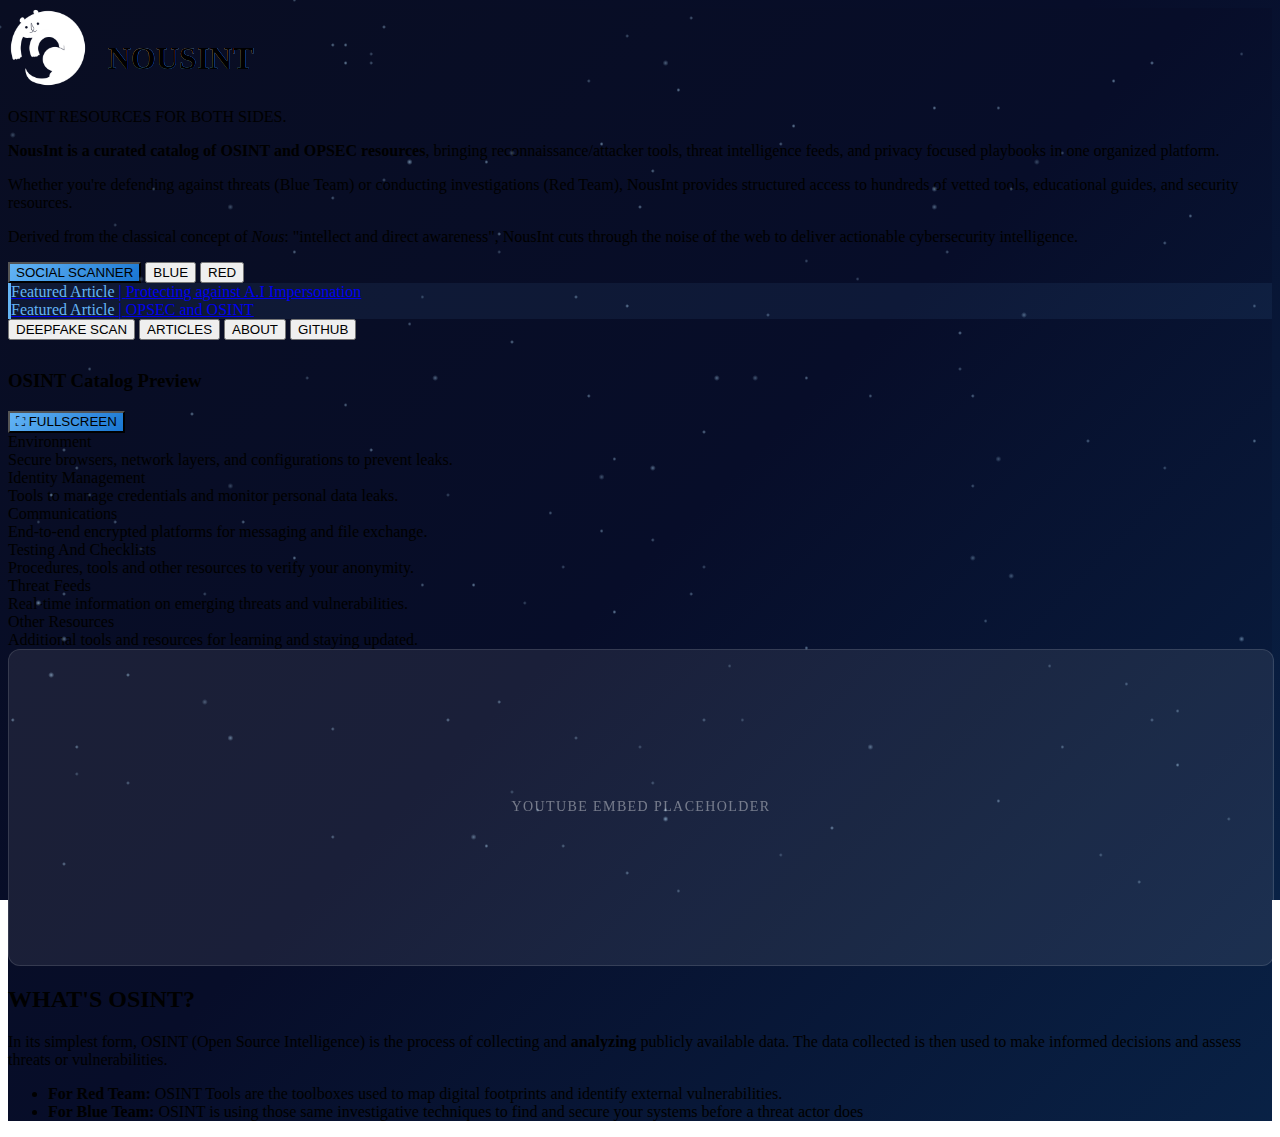
<file: templates/index.html>
<!DOCTYPE html>
<html lang="en">
<head>
    <meta charset="UTF-8">
    <meta name="viewport" content="width=device-width, initial-scale=1.0">
    <meta name="description" content="NousInt - Curated catalog of OSINT and OPSEC resources including reconnaissance tools, security frameworks, threat intelligence feeds, and privacy playbooks for Blue and Red teams.">
    <meta name="keywords" content="OSINT catalog, OPSEC tools, reconnaissance frameworks, threat intelligence, cybersecurity resources, privacy tools, Blue Team, Red Team, security playbooks, OSINT resources">
    <meta name="author" content="bellobyte">
    <meta property="og:title" content="NousInt - OSINT & OPSEC Catalog">
    <meta property="og:description" content="Curated catalog of reconnaissance tools, security frameworks, threat intelligence, and privacy resources for cybersecurity professionals">
    <meta property="og:type" content="website">
    <title>NousInt | OSINT Catalog</title>
    <link rel="stylesheet" href="/static/css/index.css">
    <link rel="stylesheet" href="/static/css/stars.css">
    <link rel="icon" href="/static/images/logo.png" type="image/png">
</head>
<body>
    <div class="starfield"></div>
    <div class="container">
        <!-- Main Content -->   
        <main class="main-content">
            <div class="left-section">
                <div class="title-container" style="display: flex; align-items: center; gap: 20px; margin-bottom: 20px;">
                    <img src="/static/images/logo.png" alt="NousInt Logo" style="width: 80px; height: auto;">
                    <h1 class="main-title" style="margin-bottom: 0;">NOUSINT</h1>
                </div>
                <p class="subtitle">OSINT RESOURCES FOR BOTH SIDES.</p>
                
                <div class="description">
                    <p><strong>NousInt is a curated catalog of OSINT and OPSEC resources</strong>, bringing reconnaissance/attacker tools, threat intelligence feeds, and privacy focused playbooks in one organized platform.</p>
                    <p>Whether you're defending against threats (Blue Team) or conducting investigations (Red Team), NousInt provides structured access to hundreds of vetted tools, educational guides, and security resources.</p>
                    <p>Derived from the classical concept of <em>Nous</em>: "intellect and direct awareness", NousInt cuts through the noise of the web to deliver actionable cybersecurity intelligence.</p>
                </div>

                <div class="action-section">
                    <button class="scanner-btn" onclick="window.location.href='/scan'">
                        SOCIAL SCANNER
                    </button>
                    <button class="blue-btn">BLUE</button>
                    <button class="red-btn" onclick="window.location.href='/red'">RED</button>
                </div>

                <!-- Featured Articles Section -->
                <div class="featured-articles">
                    <a href="/articles/protecting-against-ai-impersonation" class="featured-article-link">
                        <span class="featured-label">Featured Article</span>
                        <span class="featured-separator">|</span>
                        <span class="featured-title">Protecting against A.I Impersonation</span>
                    </a>
                </div>
                <div class="featured-articles">
                    <a href="/articles/opsec-and-osint" class="featured-article-link">
                        <span class="featured-label">Featured Article</span>
                        <span class="featured-separator">|</span>
                        <span class="featured-title">OPSEC and OSINT</span>
                    </a>
                </div>
            </div>

            <div class="right-section" style="flex-direction: column; align-items: flex-end;">
                <nav class="nav-buttons" style="margin-bottom: 30px;">
                    <button class="nav-btn" onclick="window.location.href='/deepscan'">DEEPFAKE SCAN</button>
                    <button class="nav-btn" onclick="window.location.href='/articles'">ARTICLES</button>
                    <button class="nav-btn" onclick="window.location.href='/about'">ABOUT</button>
                    <a href="https://github.com/bellobyte/nousint" target="_blank">
                        <button class="nav-btn">GITHUB</button>
                    </a>
                </nav>
                <!-- Catalog Preview Container-->
                <div class="catalog-preview">
                    <div class="catalog-header">
                        <h3>OSINT Catalog Preview</h3>
                        <button class="fullscreen-btn" onclick="window.location.href='/catalog'">
                            <span>⛶</span> FULLSCREEN
                        </button>
                    </div>
                    <div class="catalog-content">
                        <div class="category-filter">
                        </div>
                        <div class="tools-grid">
                        </div>
                    </div>
                </div>
            </div>
        </main>

        <!-- What's OSINT Section -->
        <section class="osint-section">
            <div class="osint-left">
                <div class="youtube-embed-placeholder">
                    <!-- YOUTUBE EMBED -->
                    <p>YOUTUBE EMBED PLACEHOLDER</p>
                    <!-- should be: <iframe width="100%" height="315" src="https://www.youtube.com/embed/ID" frameborder="0" allowfullscreen></iframe> -->
                </div>
            </div>
            
            <div class="osint-right">
                <div class="logo-full"></div>
                <h2 class="osint-title">WHAT'S OSINT?</h2>
                <div class="osint-content">
                    <p>In its simplest form, OSINT (Open Source Intelligence) is the process of collecting and <strong>analyzing</strong> publicly available data. The data collected is then used to make informed decisions and assess threats or vulnerabilities.</p>    
                    
                    <ul class="osint-list">
                        <li><strong>For Red Team:</strong> OSINT Tools are the toolboxes used to map digital footprints and identify external vulnerabilities.</li>
                        <li><strong>For Blue Team:</strong> OSINT is using those same investigative techniques to find and secure your systems before a threat actor does</li>
                    </ul>
                </div>
            </div>
        </section>
    </div>

    <script src="/static/js/script.js"></script>
    <script src="/static/js/catalogdata.js"></script>
    <script src="/static/js/catalogscript.js"></script>
</body>
</html>
</file>
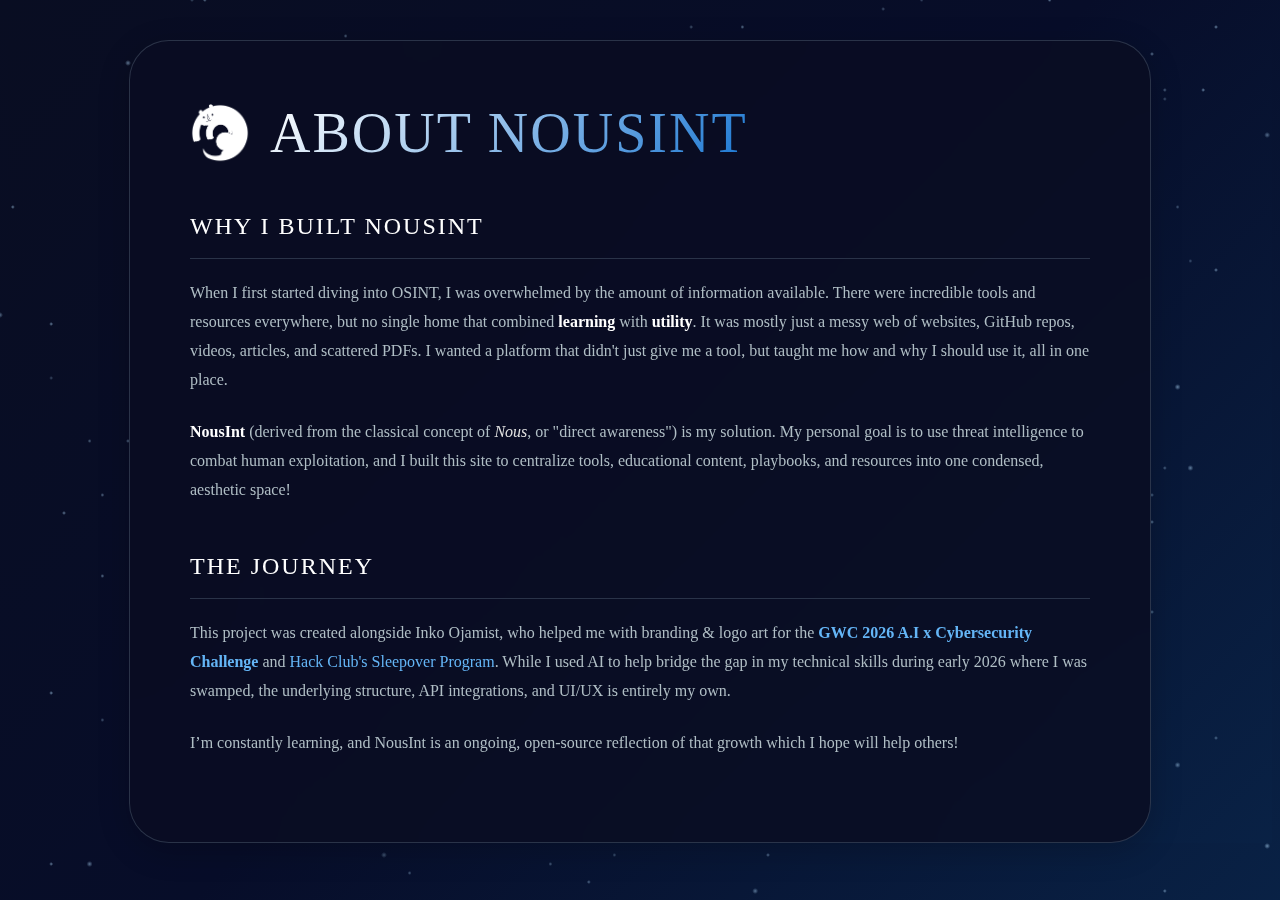
<file: templates/about.html>
<!DOCTYPE html>
<html lang="en">
<head>
    <meta charset="UTF-8">
    <meta name="viewport" content="width=device-width, initial-scale=1.0">
    <meta name="description" content="About NousInt - Learn about the creators and vision behind NousInt.">
    <meta name="keywords" content="OSINT, cybersecurity, threat intelligence, about NousInt, OSINT catalog, recon, OpSec, privacy tools, cybersecurity resources">
    <meta name="author" content="bellobyte">
    <meta property="og:title" content="About NousInt">
    <meta property="og:description" content="Learn about the OSINT catalog for recon and OpSec">
    <meta property="og:type" content="website">
    <title>NousInt | About</title>
    <link rel="stylesheet" href="/static/css/index.css">
    <link rel="stylesheet" href="/static/css/stars.css">
    <link rel="icon" href="/static/images/logo.png" type="image/png">
    <style>
        .about-modal {
            background-color: rgba(9, 13, 34, 0.85);
            border: 1px solid rgba(122, 143, 160, 0.3);
            border-radius: 40px;
            padding: 60px;
            backdrop-filter: blur(20px);
            box-shadow: 0 8px 32px rgba(0, 0, 0, 0.2);
            max-width: 900px;
            margin: 40px auto;
            position: relative;
            z-index: 10;
        }

        .about-title-container {
            display: flex;
            align-items: center;
            gap: 20px;
            margin-bottom: 40px;
        }

        .about-title-container img {
            width: 60px;
            height: 60px;
            cursor: pointer;
            transition: transform 0.2s ease;
        }

        .about-title-container img:hover {
            transform: scale(1.1);
        }

        .about-title-container h1 {
            margin: 0;
            font-size: 56px;
            font-weight: 300;
            letter-spacing: 2px;
            background: linear-gradient(135deg, #ffffff 0%, #1976d2 100%);
            -webkit-background-clip: text;
            -webkit-text-fill-color: transparent;
            background-clip: text;
        }

        .about-content {
            color: #b0bec5;
            font-size: 16px;
            line-height: 1.8;
        }
        
        .about-content p {
            margin-bottom: 24px;
        }
        
        .about-content strong {
            color: #ffffff;
            font-weight: 600;
        }

        .about-content em {
            color: #e0e0e0;
            font-style: italic;
        }

        .about-content h3 {
            font-size: 24px;
            font-weight: 300;
            letter-spacing: 2px;
            color: #ffffff;
            margin: 40px 0 20px 0;
            padding-bottom: 10px;
            border-bottom: 1px solid rgba(122, 143, 160, 0.3);
            text-transform: uppercase;
        }

        .about-content a {
            color: #64b5f6;
            text-decoration: none;
            transition: color 0.3s ease;
            position: relative;
        }

        .about-content a:hover {
            color: #1976d2;
        }

        .about-content a::after {
            content: '';
            position: absolute;
            width: 100%;
            height: 1px;
            bottom: -2px;
            left: 0;
            background-color: currentColor;
            transform: scaleX(0);
            transition: transform 0.3s ease;
        }

        .about-content a:hover::after {
            transform: scaleX(1);
        }
    </style>
</head>
<body>
    <div class="starfield"></div>
    <div class="container">
        <div class="about-modal">
            <div class="about-title-container">
                <img src="/static/images/logo.png" alt="NousInt Logo" onclick="window.location.href='/'">
                <h1>ABOUT NOUSINT</h1>
            </div>
            
            <main class="about-content">
                
                <h3>Why I Built NousInt</h3>

                <p>When I first started diving into OSINT, I was overwhelmed by the amount of information available. There were incredible tools and resources everywhere, but no single home that combined <strong>learning</strong> with <strong>utility</strong>. It was mostly just a messy web of websites, GitHub repos, videos, articles, and scattered PDFs. I wanted a platform that didn't just give me a tool, but taught me how and why I should use it, all in one place.</p>

                <p><strong>NousInt</strong> (derived from the classical concept of <em>Nous</em>, or "direct awareness") is my solution. My personal goal is to use threat intelligence to combat human exploitation, and I built this site to centralize tools, educational content, playbooks, and resources into one condensed, aesthetic space!</p>

                <h3>The Journey</h3>

                <p>This project was created alongside Inko Ojamist, who helped me with branding & logo art for the <strong><a href="https://girlswhocode.com/PROGRAMS/GWC-CHALLENGES" target="_blank">GWC 2026 A.I x Cybersecurity Challenge</a></strong> and <a href="https://sleepover.hackclub.com/" target="_blank">Hack Club's Sleepover Program</a>. While I used AI to help bridge the gap in my technical skills during early 2026 where I was swamped, the underlying structure, API integrations, and UI/UX is entirely my own.</p>

                <p>I’m constantly learning, and NousInt is an ongoing, open-source reflection of that growth which I hope will help others!</p>
            </main>
        </div>
    </div>

    <script src="/static/js/script.js"></script>
</body>
</html>
</file>
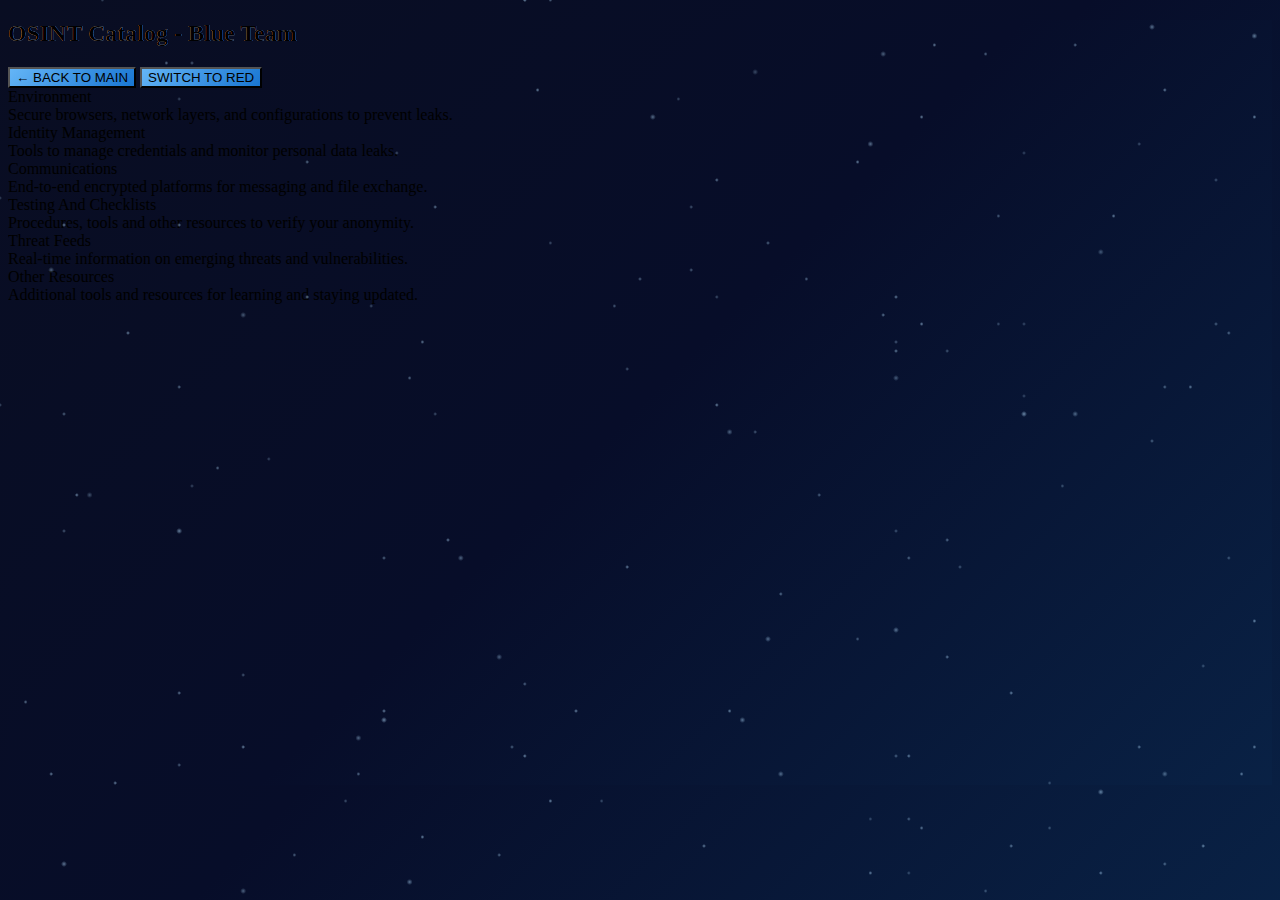
<file: templates/catalog.html>
<!DOCTYPE html>
<html lang="en">
<head>
    <meta charset="UTF-8">
    <meta name="viewport" content="width=device-width, initial-scale=1.0">
    <meta name="description" content="NousInt - Comprehensive catalog of OSINT tools and resources for reconnaissance, operational security (OpSec), privacy, and threat intelligence gathering.">
    <meta name="keywords" content="OSINT, operational security, OpSec, reconnaissance, privacy tools, threat intelligence, cybersecurity, information gathering, OSINT catalog">
    <meta name="author" content="bellobyte">
    <meta property="og:title" content="NousInt OSINT Catalog - Blue Team">
    <meta property="og:description" content="Catalog of OSINT tools and resources for recon and OpSec">
    <meta property="og:type" content="website">
    <title>NousInt | OSINT Catalog</title>
    <link rel="stylesheet" href="/static/css/index.css">
    <link rel="stylesheet" href="/static/css/stars.css">
    <link rel="icon" href="/static/images/logo.png" type="image/png">
</head>
<body>
    <div class="starfield"></div>
    <div class="container">
        <!-- Main Content -->
        <main class="fullscreen-catalog">
            <div class="catalog-fullscreen">
                <div class="catalog-header">
                    <div class="catalog-logo" onclick="window.location.href='/'" style="cursor: pointer;">
                        <div class="logo-circle"></div>
                    </div>
                    <h2>OSINT Catalog - Blue Team</h2>
                    <div class="catalog-nav">
                        <button class="nav-catalog-btn" onclick="window.location.href='/'">
                            ← BACK TO MAIN
                        </button>
                        <button class="nav-catalog-btn" onclick="window.location.href='/redcatalog'">
                            SWITCH TO RED
                        </button>
                    </div>
                </div>
                <div class="catalog-content">
                    <div class="category-filter">
                        <!-- Navigation generated by JavaScript -->
                    </div>
                    <div class="tools-grid">
                        <!-- Content loaded by JavaScript -->
                    </div>
                </div>
            </div>
        </main>
    </div>

    <script src="/static/js/script.js"></script>
    <script src="/static/js/catalogdata.js"></script>
    <script src="/static/js/catalogscript.js"></script>
</body>
</html>
</file>
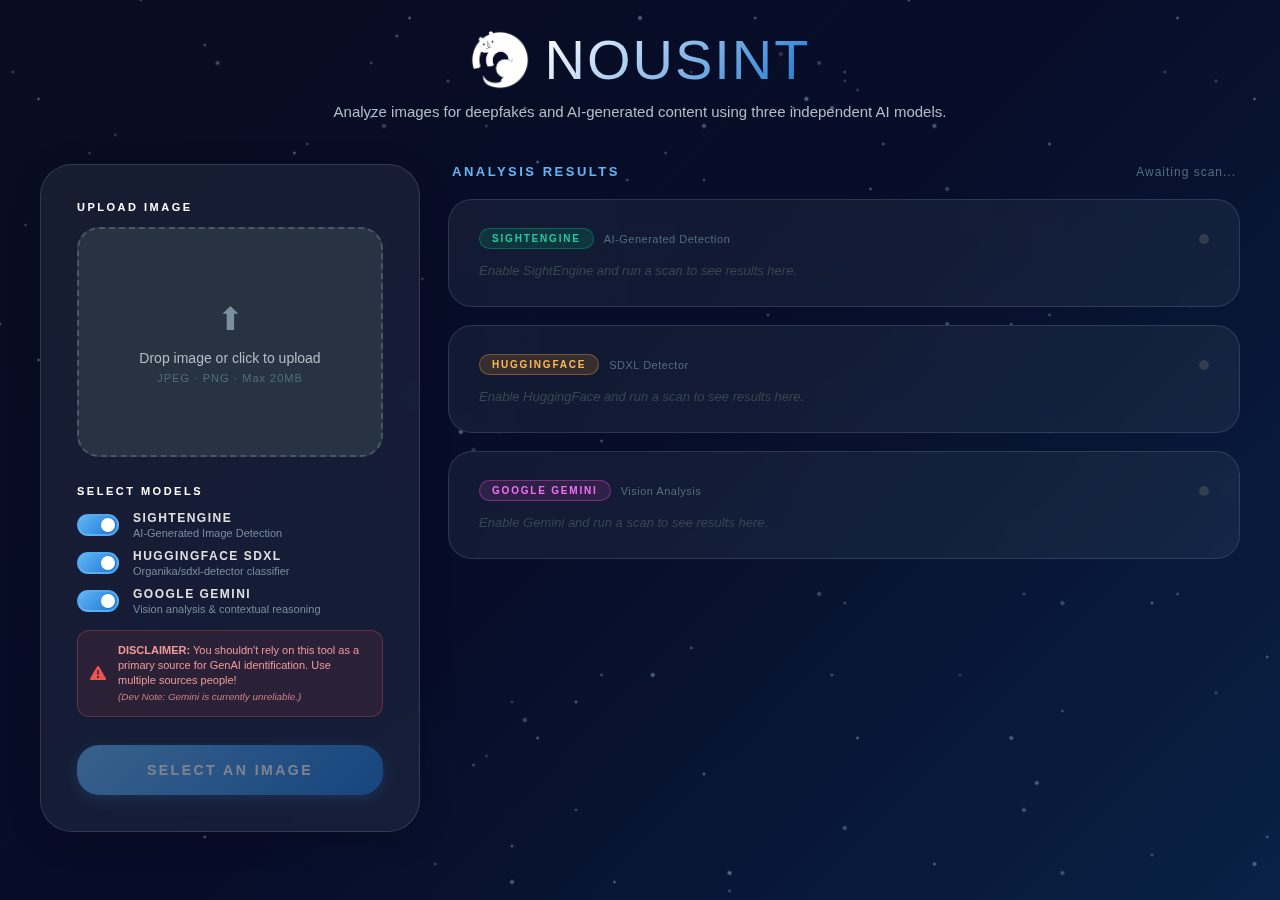
<file: templates/deepscan.html>
<!DOCTYPE html>
<html lang="en">
<head>
    <meta charset="UTF-8">
    <meta name="viewport" content="width=device-width, initial-scale=1.0">
    <meta name="description" content="NousInt Deepfake Scanner - Detect AI-generated and manipulated images using multiple AI models.">
    <meta name="keywords" content="deepfake detection, AI image detection, synthetic media, OSINT, image forensics, content safety">
    <meta name="author" content="bellobyte">
    <meta property="og:title" content="NousInt Deepfake Scanner">
    <meta property="og:description" content="Detect deepfakes and AI-generated images using SightEngine, Google, and HuggingFace models.">
    <meta property="og:type" content="website">
    <title>NousInt | Deepfake Scanner</title>
    <link rel="stylesheet" href="/static/css/deepscan.css">
    <link rel="stylesheet" href="/static/css/deepscan_disclaimer.css">
    <link rel="stylesheet" href="/static/css/stars.css">
    <link rel="stylesheet" href="https://cdnjs.cloudflare.com/ajax/libs/font-awesome/6.4.0/css/all.min.css">
    <link rel="icon" href="/static/images/logo.png" type="image/png">
</head>
<body>
    <div class="starfield"></div>
    <div class="container">

        <div class="header-section">
            <a href="/" class="logo-link">
                <img src="/static/images/logo.png" alt="NousInt Logo" class="header-logo">
            </a>
            <h1 class="main-title">NOUSINT</h1>
        </div>

        <p class="subtitle">Analyze images for deepfakes and AI-generated content using three independent AI models.</p>

        <div class="scanner-layout">
            <!-- LEFT: Upload Panel -->
            <div class="upload-panel">
                <div class="panel-card">
                    <div class="form-section">
                        <label class="section-label">UPLOAD IMAGE</label>
                        <div class="upload-box" id="uploadBox">
                            <input type="file" id="imageUpload" accept="image/jpeg,image/png" />
                            <div class="upload-placeholder" id="uploadPlaceholder">
                                <div class="upload-icon">⬆</div>
                                <div class="upload-text">Drop image or click to upload</div>
                                <div class="upload-hint">JPEG · PNG · Max 20MB</div>
                            </div>
                            <img id="imagePreview" class="image-preview hidden" alt="Preview" />
                        </div>
                    </div>

                    <div class="form-section">
                        <label class="section-label">SELECT MODELS</label>
                        <div class="model-toggles">
                            <label class="model-toggle" id="toggle-sightengine">
                                <input type="checkbox" id="useSightEngine" checked />
                                <span class="model-toggle-box">
                                    <span class="model-name">SIGHTENGINE</span>
                                    <span class="model-desc">AI-Generated Image Detection</span>
                                </span>
                            </label>
                            <label class="model-toggle" id="toggle-hf">
                                <input type="checkbox" id="useHuggingFace" checked />
                                <span class="model-toggle-box">
                                    <span class="model-name">HUGGINGFACE SDXL</span>
                                    <span class="model-desc">Organika/sdxl-detector classifier</span>
                                </span>
                            </label>
                            <label class="model-toggle" id="toggle-gemini">
                                <input type="checkbox" id="useGemini" checked />
                                <span class="model-toggle-box">
                                    <span class="model-name">GOOGLE GEMINI</span>
                                    <span class="model-desc">Vision analysis & contextual reasoning</span>
                                </span>
                            </label>
                        </div>

                        <div class="disclaimer-box">
                            <i class="fas fa-exclamation-triangle"></i>
                            <span>
                                <strong>DISCLAIMER:</strong> You shouldn't rely on this tool as a primary source for GenAI identification. Use multiple sources people!
                                <br>
                                <em style="opacity: 0.8; font-size: 0.9em;">(Dev Note: Gemini is currently unreliable.)</em>
                            </span>
                        </div>
                    </div>

                    <button id="scanBtn" class="scan-button" disabled>SELECT AN IMAGE</button>
                </div>
            </div>

            <!-- RIGHT: Results Panel -->
            <div class="results-panel">
                <div class="results-header">
                    <h2 class="results-title">ANALYSIS RESULTS</h2>
                    <div class="results-status" id="resultsStatus">Awaiting scan...</div>
                </div>

                <div id="resultsArea" class="results-cards">

                    <!-- SightEngine Card -->
                    <div class="result-card" id="card-sightengine">
                        <div class="result-card-header">
                            <span class="result-model-badge badge-sightengine">SIGHTENGINE</span>
                            <span class="result-model-sub">AI-Generated Detection</span>
                            <span class="result-status-dot" id="dot-sightengine"></span>
                        </div>
                        <div class="result-verdict hidden" id="verdict-sightengine"></div>
                        <div class="result-body" id="body-sightengine">
                            <div class="result-placeholder">Enable SightEngine and run a scan to see results here.</div>
                        </div>
                    </div>

                    <!-- HuggingFace Card -->
                    <div class="result-card" id="card-hf">
                        <div class="result-card-header">
                            <span class="result-model-badge badge-hf">HUGGINGFACE</span>
                            <span class="result-model-sub">SDXL Detector</span>
                            <span class="result-status-dot" id="dot-hf"></span>
                        </div>
                        <div class="result-verdict hidden" id="verdict-hf"></div>
                        <div class="result-body" id="body-hf">
                            <div class="result-placeholder">Enable HuggingFace and run a scan to see results here.</div>
                        </div>
                    </div>

                    <!-- Gemini Card -->
                    <div class="result-card" id="card-gemini">
                        <div class="result-card-header">
                            <span class="result-model-badge badge-gemini">GOOGLE GEMINI</span>
                            <span class="result-model-sub">Vision Analysis</span>
                            <span class="result-status-dot" id="dot-gemini"></span>
                        </div>
                        <div class="result-verdict hidden" id="verdict-gemini"></div>
                        <div class="result-body" id="body-gemini">
                            <div class="result-placeholder">Enable Gemini and run a scan to see results here.</div>
                        </div>
                    </div>

                </div>
            </div>
        </div>

    </div>

    <!-- daily limit popup -->
    <div id="dailyLimitModal" class="modal-overlay hidden">
        <div class="modal-box">
            <div class="modal-icon">⚠</div>
            <h2 class="modal-title">Daily Limit Reached</h2>
            <p class="modal-msg" id="modalMsg"></p>
            <button class="modal-close-btn" id="modalCloseBtn">GOT IT</button>
        </div>
    </div>

    <script src="/static/js/deepscan.js"></script>
</body>
</html>
</file>
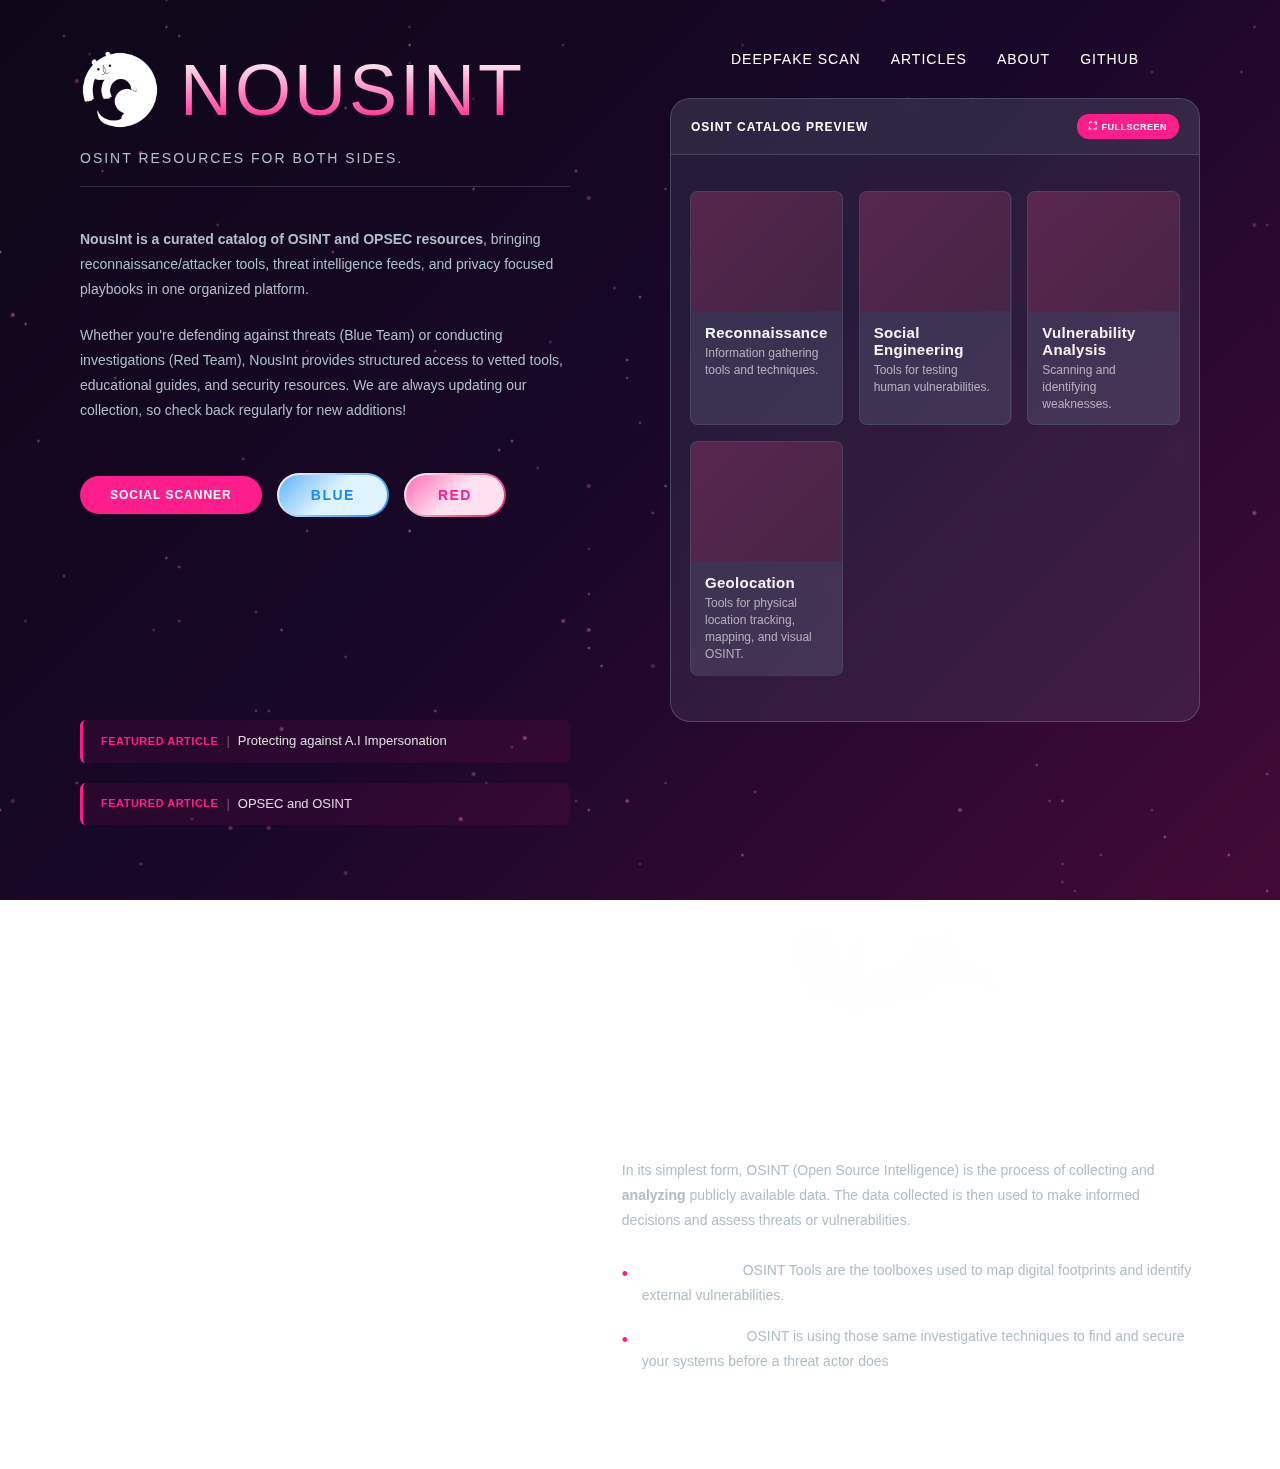
<file: templates/index-red.html>
<!DOCTYPE html>
<html lang="en">
<head>
    <meta charset="UTF-8">
    <meta name="viewport" content="width=device-width, initial-scale=1.0">
    <meta name="description" content="NousInt Red Team - Curated catalog of OSINT reconnaissance tools, offensive security frameworks, penetration testing resources, and investigative research methodologies.">
    <meta name="keywords" content="OSINT catalog, red team tools, penetration testing, offensive security, reconnaissance, security research, OSINT resources, cybersecurity tools, threat intelligence">
    <meta name="author" content="bellobyte">
    <meta property="og:title" content="NousInt Red Team - OSINT & Reconnaissance Catalog">
    <meta property="og:description" content="Curated catalog of OSINT reconnaissance tools, offensive security frameworks, and penetration testing resources">
    <meta property="og:type" content="website">
    <title>NousInt | Red Team OSINT Catalog</title>
    <link rel="stylesheet" href="/static/css/shared-index.css">
    <link rel="stylesheet" href="/static/css/redindex.css">
    <link rel="stylesheet" href="/static/css/stars.css">
    <link rel="stylesheet" href="/static/css/stats.css">
    <link rel="icon" href="/static/images/logo.png" type="image/png">
</head>
<body>
    <div class="starfield"></div>
    <div class="container">
        <!-- Main Content -->
        <main class="main-content">

            <div class="left-section">
                <div class="title-container" style="display: flex; align-items: center; gap: 20px; margin-bottom: 20px;">
                    <img src="/static/images/logo.png" alt="NousInt Logo" style="width: 80px; height: auto;">
                    <h1 class="main-title" style="margin-bottom: 0;">NOUSINT</h1>
                </div>
                <p class="subtitle">OSINT RESOURCES FOR BOTH SIDES.</p>
                
                <div class="description">
                    <p><strong>NousInt is a curated catalog of OSINT and OPSEC resources</strong>, bringing reconnaissance/attacker tools, threat intelligence feeds, and privacy focused playbooks in one organized platform.</p>
                    <p>Whether you're defending against threats (Blue Team) or conducting investigations (Red Team), NousInt provides structured access to vetted tools, educational guides, and security resources. We are always updating our collection, so check back regularly for new additions!</p>
                </div>

                <div class="action-section">
                    <button class="scanner-btn" onclick="window.location.href='/scan'">
                        SOCIAL SCANNER
                    </button>
                    <button class="blue-btn" onclick="window.location.href='/'">BLUE</button>
                    <button class="red-btn">RED</button>
                </div>

                <!-- Live Library Size Stats -->
                <div class="stats-container" id="statsContainer">
                    <div class="stat-box">
                        <div class="stat-number" id="blueCount">0</div>
                        <div class="stat-label">DEFENSIVE TOOLS (BLUE)</div>
                    </div>
                    <div class="stat-box">
                        <div class="stat-number" id="redCount">0</div>
                        <div class="stat-label">OFFENSIVE TOOLS (RED)</div>
                    </div>
                </div>

                <!-- Featured Articles Section -->
                <div class="featured-articles">
                    <a href="/articles/protecting-against-ai-impersonation?mode=red" class="featured-article-link">
                        <span class="featured-label">Featured Article</span>
                        <span class="featured-separator">|</span>
                        <span class="featured-title">Protecting against A.I Impersonation</span>
                    </a>
                </div>
                <!-- Featured Articles Section -->
                <div class="featured-articles">
                    <a href="/articles/opsec-and-osint?mode=red" class="featured-article-link">
                        <span class="featured-label">Featured Article</span>
                        <span class="featured-separator">|</span>
                        <span class="featured-title">OPSEC and OSINT</span>
                    </a>
                </div>
            </div>

            <div class="right-section"> 
                <nav class="nav-buttons" style="margin-bottom: 30px;">                    
                    <button class="nav-btn" onclick="window.location.href='/deepscan'">DEEPFAKE SCAN</button>                    
                    <button class="nav-btn" onclick="window.location.href='/articles?mode=red'">ARTICLES</button>                    
                    <button class="nav-btn" onclick="window.location.href='/about'">ABOUT</button>
                    <a href="https://github.com/bellobytes/nousint" target="_blank">
                        <button class="nav-btn">GITHUB</button>
                    </a>
                </nav> 
                <!-- Catalog Preview Container--> 
                <div class="catalog-preview">
                    <div class="catalog-header">
                        <h3>OSINT Catalog Preview</h3>
                        <button class="fullscreen-btn" onclick="window.location.href='/redcatalog'">
                            <span>⛶</span> FULLSCREEN
                        </button>
                    </div>
                    <div class="catalog-content">
                        <div class="category-filter">
                        </div>
                        <div class="tools-grid">
                        </div>
                    </div>
                </div>

            </div>
        </main>

        <!-- What's OSINT Section -->
        <section class="osint-section">
            <div class="osint-left">
                <div class="youtube-embed-placeholder">
                    <!-- YOUTUBE EMBED -->
                    <p>YOUTUBE EMBED PLACEHOLDER</p>
                </div>
            </div>
            
            <div class="osint-right">
                <div class="logo-full"></div>
                <h2 class="osint-title">WHAT'S OSINT?</h2>
                <div class="osint-content">
                    <p>In its simplest form, OSINT (Open Source Intelligence) is the process of collecting and <strong>analyzing</strong> publicly available data. The data collected is then used to make informed decisions and assess threats or vulnerabilities.</p>
                    
                    <ul class="osint-list">
                        <li><strong>For Red Team:</strong> OSINT Tools are the toolboxes used to map digital footprints and identify external vulnerabilities.</li>
                        <li><strong>For Blue Team:</strong> OSINT is using those same investigative techniques to find and secure your systems before a threat actor does</li>
                    </ul>
                </div>
            </div>

        </section>
    </div>

    <script src="/static/js/script.js"></script>
    <script src="/static/js/catalogdata.js"></script>
    <script src="/static/js/catalogscript.js"></script>
</body>
</html>
</file>
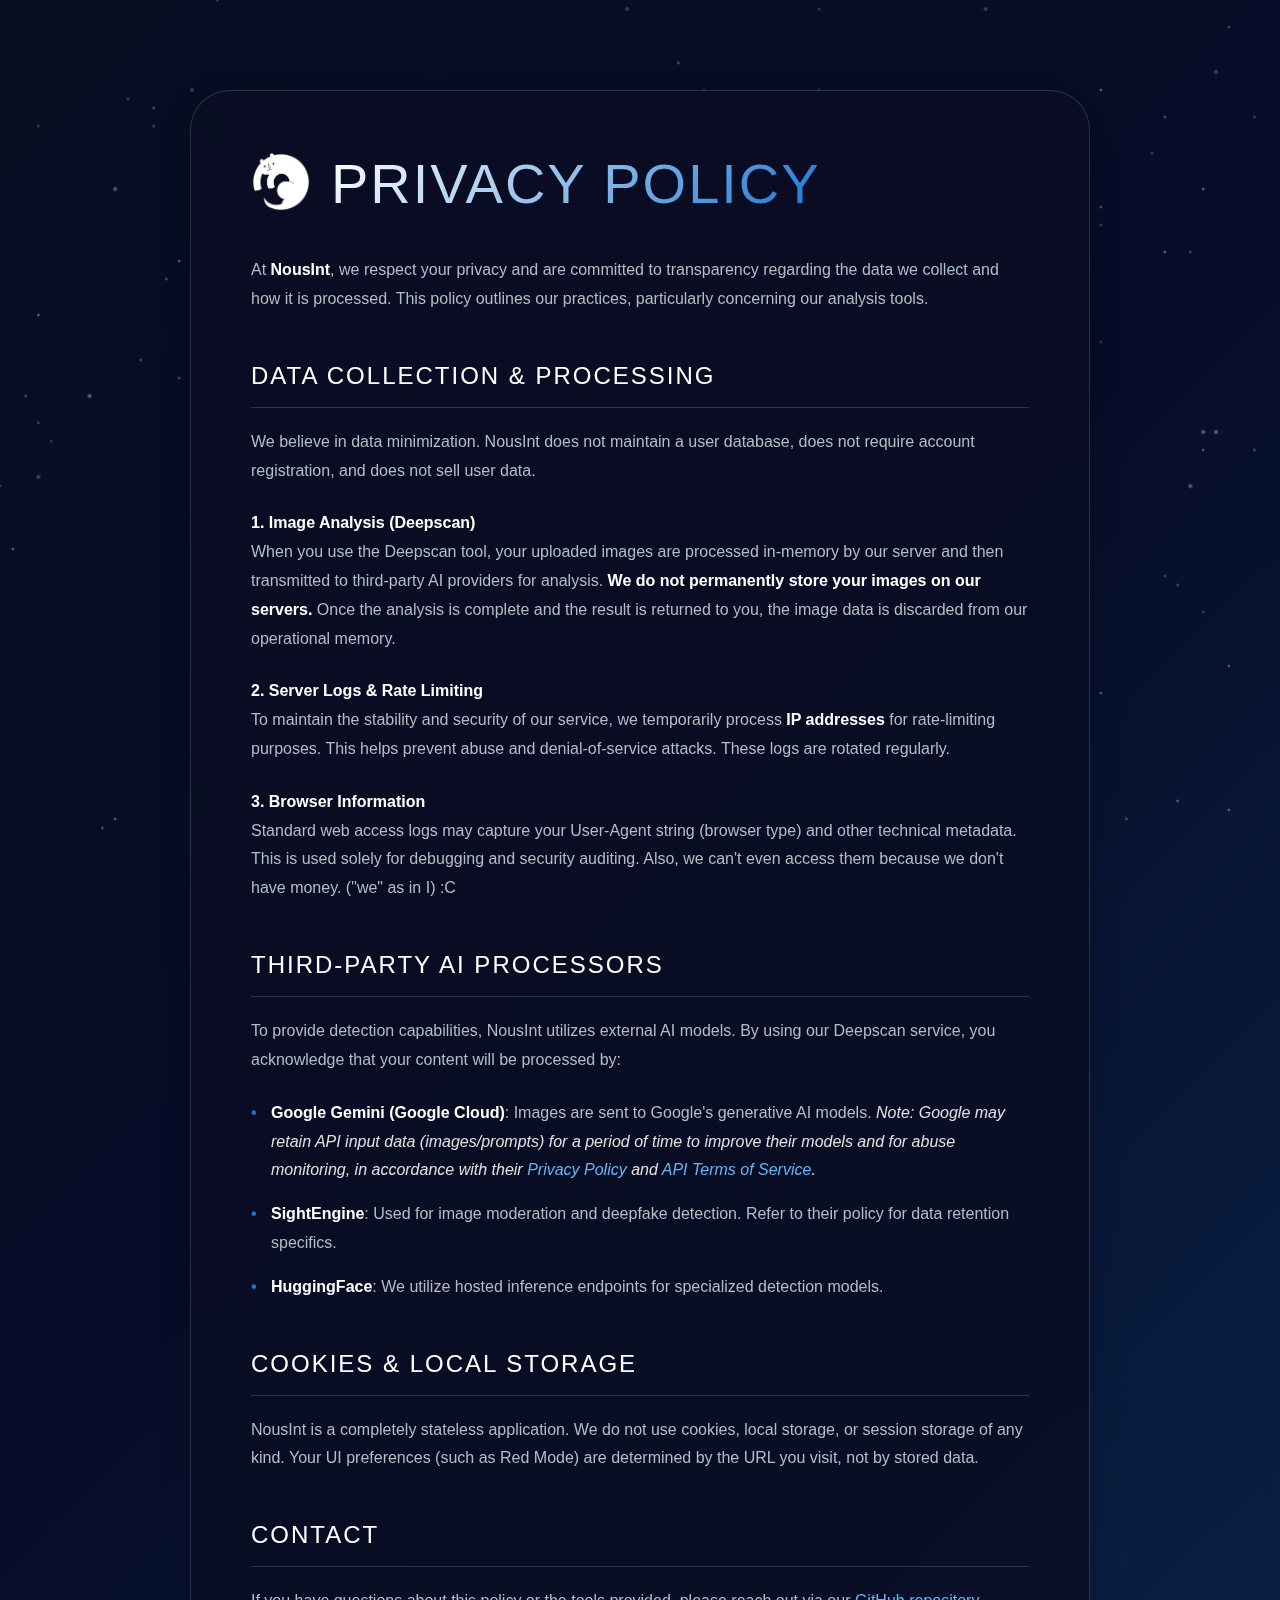
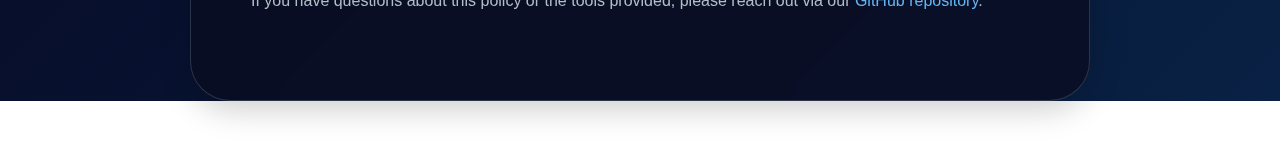
<file: templates/privacy.html>
<!DOCTYPE html>
<html lang="en">
<head>
    <meta charset="UTF-8">
    <meta name="viewport" content="width=device-width, initial-scale=1.0">
    <meta name="description" content="Privacy Policy for NousInt - Information about data collection and third-party services.">
    <meta name="keywords" content="privacy policy, data collection, GDPR, Terms of Service, security, NousInt">
    <meta name="author" content="bellobyte">
    <meta property="og:title" content="NousInt | Privacy Policy">
    <meta property="og:description" content="Transparency about how NousInt handles your data.">
    <meta property="og:type" content="website">
    <title>NousInt | Privacy Policy</title>
    <link rel="stylesheet" href="/static/css/shared-index.css">
    <link rel="stylesheet" href="/static/css/index.css">
    <link rel="stylesheet" href="/static/css/stars.css">
    <link rel="icon" href="/static/images/logo.png" type="image/png">
    <style>
        .about-modal {
            background-color: rgba(9, 13, 34, 0.85);
            border: 1px solid rgba(122, 143, 160, 0.3);
            border-radius: 40px;
            padding: 60px;
            backdrop-filter: blur(20px);
            box-shadow: 0 8px 32px rgba(0, 0, 0, 0.2);
            max-width: 900px;
            margin: 40px auto;
            position: relative;
            z-index: 10;
        }

        .about-title-container {
            display: flex;
            align-items: center;
            gap: 20px;
            margin-bottom: 40px;
        }

        .about-title-container img {
            width: 60px;
            height: 60px;
            cursor: pointer;
            transition: transform 0.2s ease;
        }

        .about-title-container img:hover {
            transform: scale(1.1);
        }

        .about-title-container h1 {
            margin: 0;
            font-size: 56px;
            font-weight: 300;
            letter-spacing: 2px;
            background: linear-gradient(135deg, #ffffff 0%, #1976d2 100%);
            -webkit-background-clip: text;
            -webkit-text-fill-color: transparent;
            background-clip: text;
        }

        .about-content {
            color: #b0bec5;
            font-size: 16px;
            line-height: 1.8;
        }
        
        .about-content p {
            margin-bottom: 24px;
        }
        
        .about-content strong {
            color: #ffffff;
            font-weight: 600;
        }

        .about-content em {
            color: #e0e0e0;
            font-style: italic;
        }

        .about-content h3 {
            font-size: 24px;
            font-weight: 300;
            letter-spacing: 2px;
            color: #ffffff;
            margin: 40px 0 20px 0;
            padding-bottom: 10px;
            border-bottom: 1px solid rgba(122, 143, 160, 0.3);
            text-transform: uppercase;
        }

        .about-content ul {
            list-style-type: none;
            padding-left: 0;
        }

        .about-content li {
            margin-bottom: 15px;
            padding-left: 20px;
            position: relative;
        }

        .about-content li::before {
            content: "•";
            color: #1976d2;
            position: absolute;
            left: 0;
            font-weight: bold;
        }

        .about-content a {
            color: #64b5f6;
            text-decoration: none;
            transition: color 0.3s ease;
            position: relative;
        }

        .about-content a:hover {
            color: #1976d2;
        }
    </style>
</head>
<body>
    <div class="starfield"></div>
    <div class="container">
        
        <div class="about-modal">
            <div class="about-title-container">
                <a href="/"><img src="/static/images/logo.png" alt="NousInt Logo"></a>
                <h1>PRIVACY POLICY</h1>
            </div>

            <div class="about-content">
                <p>At <strong>NousInt</strong>, we respect your privacy and are committed to transparency regarding the data we collect and how it is processed. This policy outlines our practices, particularly concerning our analysis tools.</p>

                <h3>Data Collection & Processing</h3>
                <p>We believe in data minimization. NousInt does not maintain a user database, does not require account registration, and does not sell user data.</p>
                
                <p><strong>1. Image Analysis (Deepscan)</strong><br>
                When you use the Deepscan tool, your uploaded images are processed in-memory by our server and then transmitted to third-party AI providers for analysis. <strong>We do not permanently store your images on our servers.</strong> Once the analysis is complete and the result is returned to you, the image data is discarded from our operational memory.</p>

                <p><strong>2. Server Logs & Rate Limiting</strong><br>
                To maintain the stability and security of our service, we temporarily process <strong>IP addresses</strong> for rate-limiting purposes. This helps prevent abuse and denial-of-service attacks. These logs are rotated regularly.</p>
                
                <p><strong>3. Browser Information</strong><br>
                Standard web access logs may capture your User-Agent string (browser type) and other technical metadata. This is used solely for debugging and security auditing. Also, we can't even access them because we don't have money. ("we" as in I) :C</p>

                <h3>Third-Party AI Processors</h3>
                <p>To provide detection capabilities, NousInt utilizes external AI models. By using our Deepscan service, you acknowledge that your content will be processed by:</p>
                
                <ul>
                    <li><strong>Google Gemini (Google Cloud)</strong>: Images are sent to Google's generative AI models. <em>Note: Google may retain API input data (images/prompts) for a period of time to improve their models and for abuse monitoring, in accordance with their <a href="https://policies.google.com/privacy" target="_blank">Privacy Policy</a> and <a href="https://ai.google.dev/gemini-api/terms" target="_blank">API Terms of Service</a>.</em></li>
                    <li><strong>SightEngine</strong>: Used for image moderation and deepfake detection. Refer to their policy for data retention specifics.</li>
                    <li><strong>HuggingFace</strong>: We utilize hosted inference endpoints for specialized detection models.</li>
                </ul>

                <h3>Cookies & Local Storage</h3>
                <p>NousInt is a completely stateless application. We do not use cookies, local storage, or session storage of any kind. Your UI preferences (such as Red Mode) are determined by the URL you visit, not by stored data.</p>

                <h3>Contact</h3>
                <p>If you have questions about this policy or the tools provided, please reach out via our <a href="https://github.com/bellobyte/NousInt">GitHub repository</a>.</p>
            </div>
        </div>

    </div>
    <script src="/static/js/script.js"></script>
</body>
</html>
</file>
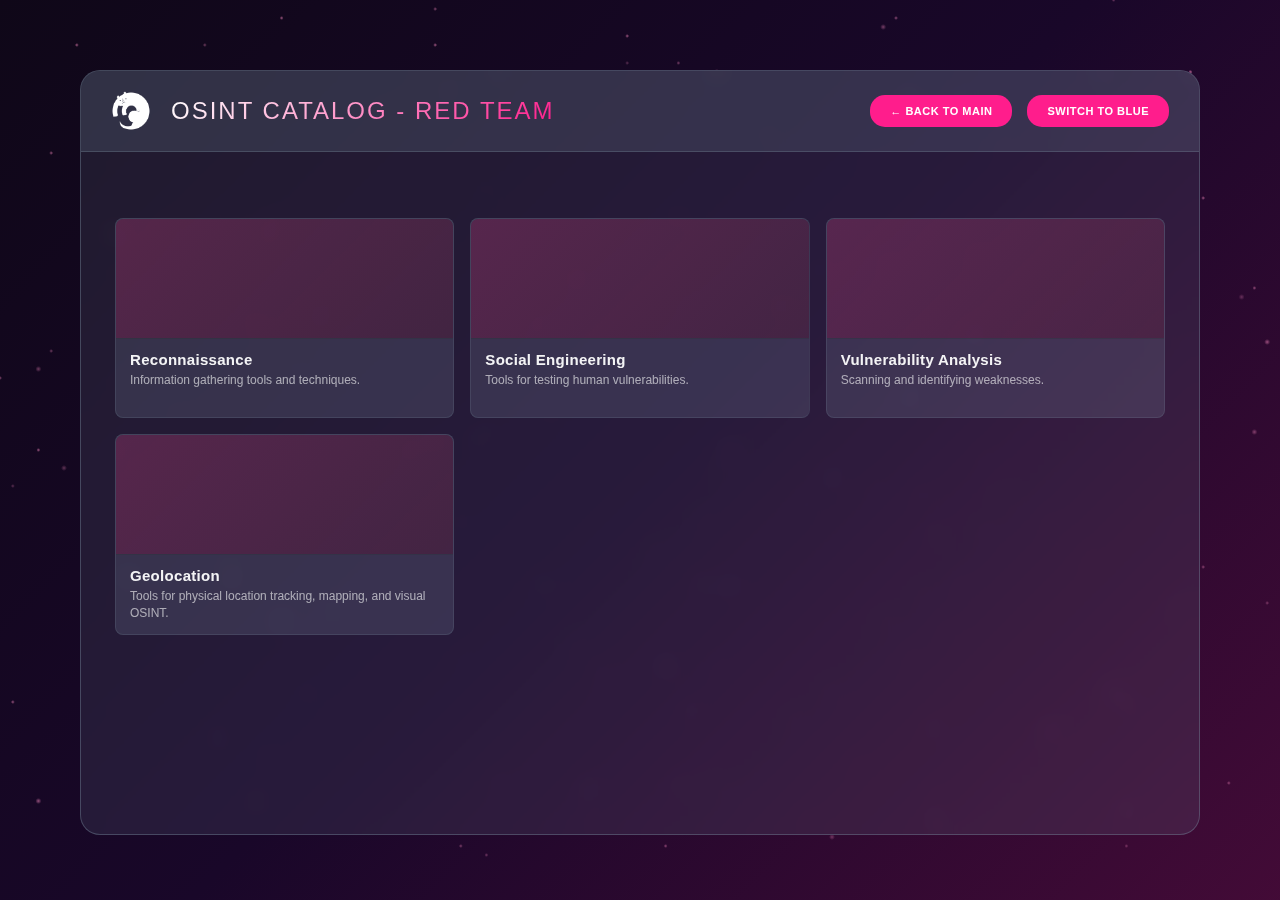
<file: templates/redcatalog.html>
<!DOCTYPE html>
<html lang="en">
<head>
    <meta charset="UTF-8">
    <meta name="viewport" content="width=device-width, initial-scale=1.0">
    <meta name="description" content="NousInt Red Team Catalog - Catalog of OSINT tools and resources for offensive reconnaissance, penetration testing, and security research.">
    <meta name="keywords" content="OSINT, red team, penetration testing, reconnaissance, offensive security, security research, OSINT catalog, threat intelligence">
    <meta name="author" content="bellobyte">
    <meta property="og:title" content="NousInt OSINT Catalog - Red Team">
    <meta property="og:description" content="Catalog of OSINT tools and resources for recon and OpSec">
    <meta property="og:type" content="website">
    <title>NousInt | OSINT Catalog - Red Team</title>
    <link rel="stylesheet" href="/static/css/redindex.css">
    <link rel="stylesheet" href="/static/css/stars.css">
    <link rel="icon" href="/static/images/logo.png" type="image/png">
</head>
<body>
    <div class="starfield"></div>
    <div class="container">
        <!-- Main Content -->
        <main class="fullscreen-catalog">
            <div class="catalog-fullscreen">
                <div class="catalog-header">
                    <div class="catalog-logo" onclick="window.location.href='/red'" style="cursor: pointer;">
                        <div class="logo-circle"></div>
                    </div>
                    <h2>OSINT Catalog - Red Team</h2>
                    <div class="catalog-nav">
                        <button class="nav-catalog-btn" onclick="window.location.href='/red'">
                            ← BACK TO MAIN
                        </button>
                        <button class="nav-catalog-btn" onclick="window.location.href='/catalog'">
                            SWITCH TO BLUE
                        </button>
                    </div>
                </div>
                <div class="catalog-content">
                    <div class="category-filter">
                        <!-- Navigation generated by JavaScript -->
                    </div>
                    <div class="tools-grid">
                        <!-- Content loaded by JavaScript -->
                    </div>
                </div>
            </div>
        </main>
    </div>

    <script src="/static/js/script.js"></script>
    <script src="/static/js/catalogdata.js"></script>
    <script src="/static/js/catalogscript.js"></script>
</body>
</html>
</file>
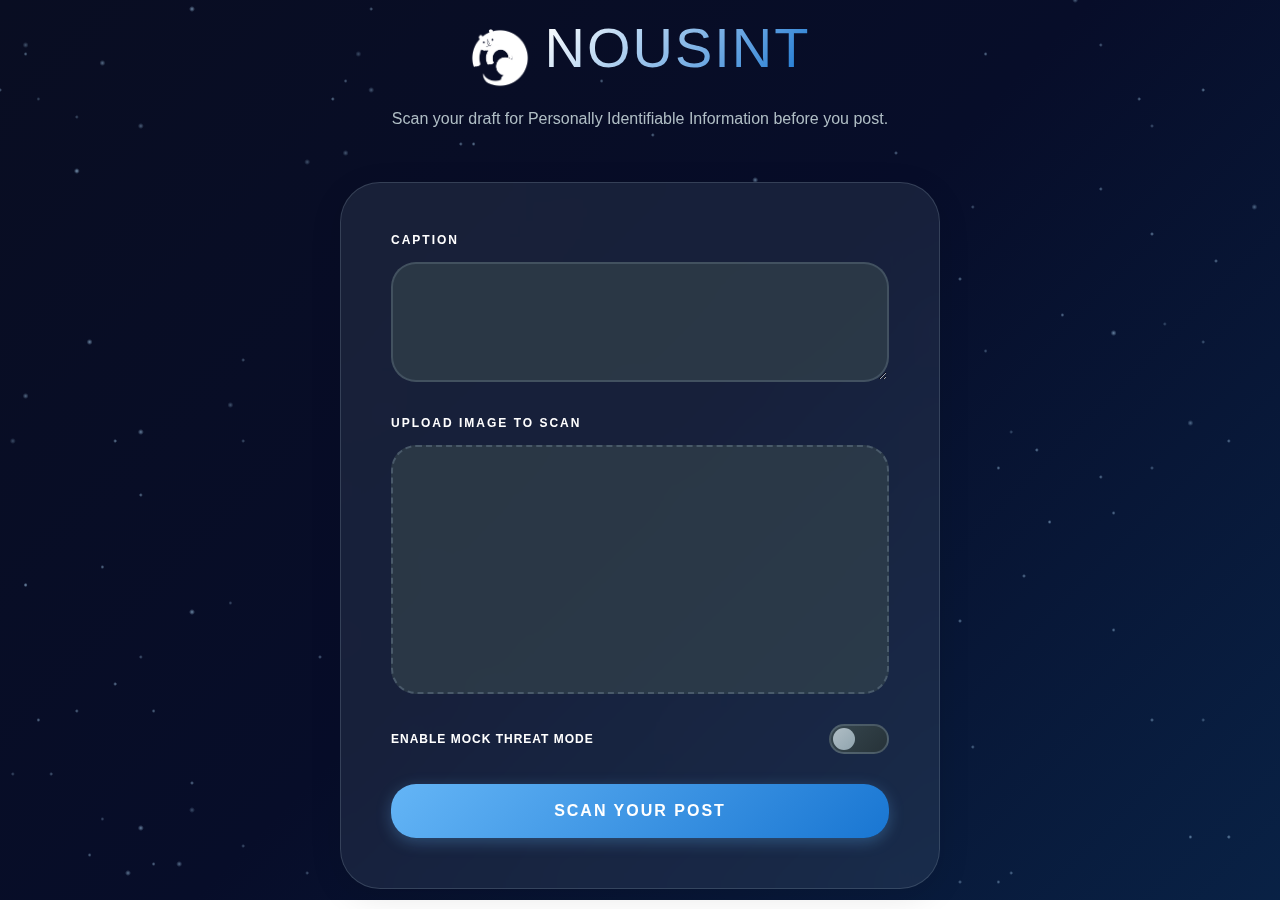
<file: templates/scan.html>
<!DOCTYPE html>
<html lang="en">
<head>
    <meta charset="UTF-8">
    <meta name="viewport" content="width=device-width, initial-scale=1.0">
    <meta name="description" content="NousInt Scanner - Analyze your posts for PII and privacy risks before sharing. OSINT privacy protection tool.">
    <meta name="keywords" content="PII scanner, privacy scanner, OSINT, personal information protection, OpSec, privacy risk analysis">
    <meta name="author" content="bellobyte">
    <meta property="og:title" content="NousInt PII Scanner">
    <meta property="og:description" content="Scan your posts for privacy risks and PII before sharing">
    <meta property="og:type" content="website">
    <title>NousInt | Scanner</title>
    <link rel="stylesheet" href="/static/css/scan.css">
    <link rel="stylesheet" href="/static/css/stars.css">
    <link rel="icon" href="/static/images/logo.png" type="image/png">
</head>
<body>
    <div class="starfield"></div>
    <div class="container">

        <div class="header-section">
            <a href="/" class="logo-link">
                <img src="/static/images/logo.png" alt="NousInt Logo" class="header-logo">
            </a>
            <h1 class="main-title">NOUSINT</h1>
        </div>
        
        <p class="subtitle">Scan your draft for Personally Identifiable Information before you post.</p>

        <div class="scanner-card">
            <div class="form-section">
                <label class="section-label">CAPTION</label>
                <textarea id="postInput" class="text-input" placeholder=""></textarea>
            </div>

            <div class="form-section">
                <label class="section-label">UPLOAD IMAGE TO SCAN</label>
                <div class="upload-box">
                    <input type="file" id="imageUpload" accept="image/jpeg,image/png" />
                    <div class="upload-placeholder">
                        <div id="fileName"></div>
                    </div>
                </div>
            </div>

            <div class="threat-mode-section">
                <label class="threat-label" for="threatSwitch">ENABLE MOCK THREAT MODE</label>
                <div class="toggle-container">
                    <input type="checkbox" id="threatSwitch" class="toggle-switch" />
                    <label for="threatSwitch" class="toggle-slider"></label>
                </div>
            </div>

            <button id="scanBtn" class="scan-button">SCAN YOUR POST</button> 
        </div>

        <div id="resultsArea" class="results-section hidden">
            <h3 class="results-title">Analysis Results</h3>
            <div id="aiFeedback" class="results-text">Scanning for PII...</div>
        </div>
    </div>

    <script src="/static/js/script.js"></script>
</body>
</html>
</file>
<file: static/css/index.css>
/* Blue theme: #1cacff / #64b5f6 — requires shared-index.css */

html {
    background: linear-gradient(135deg, #090d22 0%, #070d29 50%, #0d4a7d 200%);
    background-attachment: fixed;
}

body {
    background: linear-gradient(135deg, #090d22 0%, #070d29 50%, #0d4a7d 200%);
}

.logo-section {
    gap: 30px;
}

.logo-circle {
    background: url('../images/logo.png');
    background-size: cover;
}

.main-title {
    background: linear-gradient(180deg, #ffffff 0%, #1cacff 100%);
    -webkit-background-clip: text;
    background-clip: text;
}

.scanner-btn {
    background: linear-gradient(135deg, #64b5f6 0%, #1976d2 100%);
}

.scanner-btn:hover {
    box-shadow: 0 0 20px rgba(100, 181, 246, 0.4);
}

.featured-articles {
    background: rgba(100, 181, 246, 0.08);
    border-left: 3px solid #64b5f6;
}

.featured-articles:hover {
    background: rgba(100, 181, 246, 0.12);
}

.featured-label {
    color: #64b5f6;
}

.featured-article-link:hover .featured-title {
    color: #64b5f6;
}

.fullscreen-btn {
    background: linear-gradient(135deg, #64b5f6 0%, #1976d2 100%);
}

.fullscreen-btn:hover {
    box-shadow: 0 4px 12px rgba(100, 181, 246, 0.3);
}

.tools-scroll-container::-webkit-scrollbar-thumb {
    background: rgba(100, 181, 246, 0.3);
    border-radius: 2px;
}

.tools-scroll-container::-webkit-scrollbar-thumb:hover {
    background: rgba(100, 181, 246, 0.5);
}

.tool-item:hover {
    background: rgba(100, 181, 246, 0.1);
    border-color: rgba(100, 181, 246, 0.4);
    color: #64b5f6;
    transform: scale(1.02);
}

.tool-indicator.paid {
    background: rgba(100, 181, 246, 0.2);
    color: #64b5f6;
    border: 1px solid rgba(100, 181, 246, 0.4);
}

.tool-indicator.registration {
    background: rgba(129, 212, 250, 0.2);
    color: #81d4fa;
    border: 1px solid rgba(129, 212, 250, 0.4);
}

.tool-indicator.download {
    background: rgba(174, 213, 129, 0.2);
    color: #aed581;
    border: 1px solid rgba(174, 213, 129, 0.4);
}

.tool-legend {
    background: rgba(122, 143, 160, 0.08);
}

.breadcrumb-btn {
    color: #64b5f6;
}

.category-card:hover {
    border-color: rgba(100, 181, 246, 0.4);
}

.logo-placeholder {
    background: linear-gradient(135deg, rgba(100, 181, 246, 0.2) 0%, rgba(25, 118, 210, 0.2) 100%);
}

.subcategory-card:hover {
    background: rgba(100, 181, 246, 0.1);
    border-color: rgba(100, 181, 246, 0.4);
    transform: translateY(-2px);
    box-shadow: 0 4px 12px rgba(100, 181, 246, 0.2);
}

.subcategory-count {
    color: #64b5f6;
}

.tool-category-badge {
    background: linear-gradient(135deg, #64b5f6 0%, #1976d2 100%);
}

.fullscreen-catalog {
    min-height: 85vh;
}

.catalog-fullscreen .catalog-header h2 {
    background: linear-gradient(135deg, #ffffff 0%, #64b5f6 100%);
    -webkit-background-clip: text;
    background-clip: text;
}

.nav-catalog-btn {
    background: linear-gradient(135deg, #64b5f6 0%, #1976d2 100%);
}

.nav-catalog-btn:hover {
    box-shadow: 0 6px 15px rgba(100, 181, 246, 0.3);
}

.catalog-fullscreen .catalog-content {
    overflow-y: auto;
}

.catalog-fullscreen .category-filter {
    justify-content: start;
}

.diagram-placeholder:hover {
    border-color: rgba(100, 181, 246, 0.8);
}

.osint-list li::before {
    color: #64b5f6;
}
</file>
<file: static/css/stars.css>
/* Starfield with visible star elements */
.starfield {
    position: fixed;
    top: 0;
    left: 0;
    width: 100%;
    height: 100%;
    background: transparent;
    pointer-events: none;
    z-index: 0;
    overflow: hidden;
}

.starfield::before {
    content: '';
    position: absolute;
    top: 0;
    left: 0;
    width: 100%;
    height: 100%;
    background-image: 
        radial-gradient(1px 1px at 5% 10%, rgba(255,255,255,0.8), rgba(255,255,255,0)),
        radial-gradient(1px 1px at 15% 20%, rgba(255,255,255,0.6), rgba(255,255,255,0)),
        radial-gradient(1px 1px at 8% 50%, rgba(255,255,255,0.7), rgba(255,255,255,0)),
        radial-gradient(1px 1px at 25% 15%, rgba(255,255,255,0.5), rgba(255,255,255,0)),
        radial-gradient(1px 1px at 12% 75%, rgba(255,255,255,0.6), rgba(255,255,255,0)),
        radial-gradient(1px 1px at 35% 45%, rgba(255,255,255,0.7), rgba(255,255,255,0)),
        radial-gradient(1px 1px at 42% 60%, rgba(255,255,255,0.5), rgba(255,255,255,0)),
        radial-gradient(1px 1px at 60% 25%, rgba(255,255,255,0.6), rgba(255,255,255,0)),
        radial-gradient(1px 1px at 75% 10%, rgba(255,255,255,0.8), rgba(255,255,255,0)),
        radial-gradient(1px 1px at 88% 65%, rgba(255,255,255,0.5), rgba(255,255,255,0)),
        radial-gradient(1px 1px at 92% 40%, rgba(255,255,255,0.7), rgba(255,255,255,0)),
        radial-gradient(1px 1px at 78% 85%, rgba(255,255,255,0.6), rgba(255,255,255,0)),
        radial-gradient(1px 1px at 55% 90%, rgba(255,255,255,0.5), rgba(255,255,255,0)),
        radial-gradient(1px 1px at 20% 88%, rgba(255,255,255,0.6), rgba(255,255,255,0)),
        radial-gradient(1px 1px at 65% 50%, rgba(255,255,255,0.7), rgba(255,255,255,0)),
        radial-gradient(1px 1px at 45% 35%, rgba(255,255,255,0.5), rgba(255,255,255,0)),
        radial-gradient(1px 1px at 70% 70%, rgba(255,255,255,0.6), rgba(255,255,255,0)),
        radial-gradient(1px 1px at 30% 30%, rgba(255,255,255,0.7), rgba(255,255,255,0)),
        radial-gradient(1px 1px at 80% 45%, rgba(255,255,255,0.5), rgba(255,255,255,0)),
        radial-gradient(1px 1px at 50% 80%, rgba(255,255,255,0.6), rgba(255,255,255,0));
    background-size: 100% 100%;
    background-position: 0 0;
    opacity: 0.6;
}

.info-section {
    background: linear-gradient(180deg, rgba(8, 18, 46, 0.3) 0%, rgba(4, 10, 27, 0.5) 100%);
    padding: 80px 44px;
    position: relative;
    z-index: 1;
    min-height: 100vh;
    display: flex;
    align-items: center;
    justify-content: center;
}

.info-section-red {
    background: linear-gradient(180deg, rgba(46, 8, 18, 0.3) 0%, rgba(27, 4, 10, 0.5) 100%);
}

.info-section::before {
    content: '';
    position: absolute;
    top: 0;
    left: 0;
    width: 100%;
    height: 100%;
    background-image: 
        radial-gradient(1px 1px at 5% 10%, rgba(255,255,255,0.8), rgba(255,255,255,0)),
        radial-gradient(1px 1px at 15% 20%, rgba(255,255,255,0.6), rgba(255,255,255,0)),
        radial-gradient(1px 1px at 8% 50%, rgba(255,255,255,0.7), rgba(255,255,255,0)),
        radial-gradient(1px 1px at 25% 15%, rgba(255,255,255,0.5), rgba(255,255,255,0)),
        radial-gradient(1px 1px at 12% 75%, rgba(255,255,255,0.6), rgba(255,255,255,0)),
        radial-gradient(1px 1px at 35% 45%, rgba(255,255,255,0.7), rgba(255,255,255,0)),
        radial-gradient(1px 1px at 42% 60%, rgba(255,255,255,0.5), rgba(255,255,255,0)),
        radial-gradient(1px 1px at 60% 25%, rgba(255,255,255,0.6), rgba(255,255,255,0)),
        radial-gradient(1px 1px at 75% 10%, rgba(255,255,255,0.8), rgba(255,255,255,0)),
        radial-gradient(1px 1px at 88% 65%, rgba(255,255,255,0.5), rgba(255,255,255,0)),
        radial-gradient(1px 1px at 92% 40%, rgba(255,255,255,0.7), rgba(255,255,255,0)),
        radial-gradient(1px 1px at 78% 85%, rgba(255,255,255,0.6), rgba(255,255,255,0)),
        radial-gradient(1px 1px at 55% 90%, rgba(255,255,255,0.5), rgba(255,255,255,0)),
        radial-gradient(1px 1px at 20% 88%, rgba(255,255,255,0.6), rgba(255,255,255,0)),
        radial-gradient(1px 1px at 65% 50%, rgba(255,255,255,0.7), rgba(255,255,255,0));
    background-size: 100% 100%;
    background-position: 0 0;
    pointer-events: none;
}

.info-container {
    max-width: 1200px;
    width: 100%;
    margin: 0 auto;
    display: grid;
    grid-template-columns: 1fr 1fr;
    gap: 60px;
    align-items: center;
    position: relative;
    z-index: 2;
}

.info-image {
    width: 100%;
}

.image-placeholder {
    width: 100%;
    aspect-ratio: 4 / 3;
    background: rgba(255, 255, 255, 0.08);
    border: 1px solid rgba(255, 255, 255, 0.12);
    border-radius: 12px;
    display: flex;
    align-items: center;
    justify-content: center;
    color: rgba(255, 255, 255, 0.4);
    font-size: 14px;
    letter-spacing: 0.1em;
    text-transform: uppercase;
}

.youtube-embed-placeholder {
    width: 100%;
    min-height: 315px;
    background: rgba(255, 255, 255, 0.08);
    border: 1px solid rgba(255, 255, 255, 0.12);
    border-radius: 12px;
    display: flex;
    align-items: center;
    justify-content: center;
    color: rgba(255, 255, 255, 0.4);
    font-size: 14px;
    letter-spacing: 0.1em;
    text-transform: uppercase;
    position: relative;
}

.youtube-embed-placeholder iframe {
    width: 100%;
    height: 315px;
    border-radius: 12px;
    position: absolute;
    top: 0;
    left: 0;
}

.youtube-embed-placeholder p {
    margin: 0;
    z-index: 1;
}

.youtube-embed-placeholder:has(iframe) p {
    display: none;
}

.info-content h2 {
    margin: 0 0 20px 0;
    font-family: ui-serif, Georgia, serif;
    font-size: clamp(36px, 4vw, 56px);
    font-weight: 500;
    letter-spacing: 0.06em;
    color: rgba(255, 255, 255, 0.92);
    line-height: 1.1;
}

.info-content p {
    color: rgba(255, 255, 255, 0.72);
    font-size: 14px;
    line-height: 1.7;
    margin: 0 0 20px 0;
}

.info-content ul {
    margin: 0;
    padding-left: 20px;
    color: rgba(255, 255, 255, 0.72);
    font-size: 14px;
    line-height: 1.8;
}

.info-content li {
    margin-bottom: 12px;
}

.info-content strong {
    color: rgba(255, 255, 255, 0.92);
}

@media (max-width: 920px) {
    .info-container {
        grid-template-columns: 1fr;
        gap: 40px;
    }
    .info-section {
        padding: 60px 44px;
        min-height: auto;
    }
}
</file>
<file: static/css/deepscan.css>
* {
    margin: 0;
    padding: 0;
    box-sizing: border-box;
}

.modal-overlay {
    position: fixed;
    inset: 0;
    background: rgb(7, 13, 41, 0.5);
    backdrop-filter: blur(4px);
    display: flex;
    align-items: center;
    justify-content: center;
    z-index: 1000;
}

.modal-overlay.hidden {
    display: none;
}

.modal-box {
    background: #0d1b3e;
    border: 1px solid rgba(255, 180, 0, 0.4);
    border-radius: 12px;
    padding: 36px 40px;
    max-width: 420px;
    width: 90%;
    text-align: center;
    box-shadow: 0 0 40px rgba(255, 180, 0, 0.1);
}

.modal-icon {
    font-size: 2.4rem;
    margin-bottom: 12px;
}

.modal-title {
    font-size: 1.2rem;
    font-weight: bold;
    color: #ffd866;
    margin-bottom: 12px;
    letter-spacing: 0.05em;
    text-transform: uppercase;
}

.modal-msg {
    font-size: 0.9rem;
    color: #b0bcd4;
    line-height: 1.6;
    margin-bottom: 24px;
}

.modal-close-btn {
    background: #ffd866;
    color: #0a0f1e;
    border: none;
    border-radius: 6px;
    padding: 10px 28px;
    font-size: 0.85rem;
    font-weight: bold;
    letter-spacing: 0.08em;
    cursor: pointer;
    transition: background 0.2s ease;
}

.modal-close-btn:hover {
    background: #ffe899;
}

html {
    min-height: 100%;
}

body {
    font-family: 'Arial', sans-serif;
    background: linear-gradient(135deg, #090d22 0%, #070d29 50%, #0d4a7d 200%);
    background-attachment: fixed;
    color: #e0e0e0;
    min-height: 100vh;
    display: flex;
    align-items: flex-start;
    justify-content: center;
    padding: 30px 20px 60px;
    position: relative;
    overflow-x: hidden;
}

.container {
    position: relative;
    z-index: 5;
    width: 100%;
    max-width: 1200px;
}

.header-section {
    display: flex;
    align-items: center;
    justify-content: center;
    gap: 15px;
    margin-bottom: 10px;
}

.logo-link {
    text-decoration: none;
    display: flex;
    align-items: center;
    transition: opacity 0.3s ease;
}

.logo-link:hover { opacity: 0.8; }

.header-logo {
    width: 60px;
    height: 60px;
    object-fit: contain;
}

.main-title {
    font-size: 56px;
    font-weight: 300;
    letter-spacing: 2px;
    background: linear-gradient(135deg, #ffffff 0%, #1976d2 100%);
    -webkit-background-clip: text;
    -webkit-text-fill-color: transparent;
    background-clip: text;
    line-height: 1;
    margin-bottom: 0;
}

.subtitle {
    font-size: 15px;
    line-height: 1.6;
    margin-bottom: 40px;
    color: #b0bec5;
    font-weight: 300;
    text-align: center;
}

.scanner-layout {
    display: grid;
    grid-template-columns: 380px 1fr;
    gap: 28px;
    align-items: start;
}

.panel-card {
    background: rgba(122, 143, 160, 0.12);
    border: 1px solid rgba(122, 143, 160, 0.28);
    border-radius: 32px;
    padding: 36px;
    backdrop-filter: blur(15px);
    box-shadow: 0 8px 32px rgba(0, 0, 0, 0.2);
}

.upload-panel { position: sticky; top: 30px; }

.form-section { margin-bottom: 28px; }

.section-label {
    display: block;
    font-size: 11px;
    letter-spacing: 2.5px;
    margin-bottom: 14px;
    color: #ffffff;
    text-transform: uppercase;
    font-weight: 700;
}

.upload-box {
    position: relative;
    width: 100%;
    min-height: 200px;
    background: rgba(55, 71, 79, 0.55);
    border: 2px dashed rgba(122, 143, 160, 0.4);
    border-radius: 22px;
    display: flex;
    align-items: center;
    justify-content: center;
    cursor: pointer;
    overflow: hidden;
    transition: all 0.3s;
}

.upload-box:not(.has-preview) {
    aspect-ratio: 4/3;
}

.upload-box.has-preview {
    height: auto;
    background: transparent;
    border-style: solid;
    padding: 0;
}

.upload-box:hover,
.upload-box.drag-over {
    border-color: rgba(100, 181, 246, 0.65);
    background: rgba(55, 71, 79, 0.8);
    box-shadow: 0 0 22px rgba(100, 181, 246, 0.12);
}

#imageUpload {
    position: absolute;
    inset: 0;
    opacity: 0;
    cursor: pointer;
}

.upload-placeholder {
    text-align: center;
    pointer-events: none;
    padding: 20px;
}

.upload-icon {
    font-size: 32px;
    margin-bottom: 12px;
    color: #7a8fa0;
}

.upload-text {
    font-size: 14px;
    color: #b0bec5;
    margin-bottom: 6px;
}

.upload-hint {
    font-size: 11px;
    color: #546e7a;
    letter-spacing: 1px;
}

.image-preview {
    width: 100%;
    height: auto;
    max-height: 600px;
    object-fit: contain;
    border-radius: 20px;
    display: block;
    pointer-events: none;
}

.hidden { display: none !important; }

.model-toggles {
    display: flex;
    flex-direction: column;
    gap: 10px;
}

.model-toggle {
    display: flex;
    align-items: center;
    gap: 14px;
    cursor: pointer;
}

.model-toggle input[type="checkbox"] {
    appearance: none;
    -webkit-appearance: none;
    width: 42px;
    height: 22px;
    flex-shrink: 0;
    background: rgba(55, 71, 79, 0.8);
    border: 2px solid rgba(122, 143, 160, 0.4);
    border-radius: 11px;
    position: relative;
    cursor: pointer;
    transition: all 0.3s;
}

.model-toggle input[type="checkbox"]::before {
    content: '';
    position: absolute;
    top: 2px;
    left: 2px;
    width: 14px;
    height: 14px;
    background: #90a4ae;
    border-radius: 50%;
    transition: all 0.3s;
}

.model-toggle input[type="checkbox"]:checked {
    background: linear-gradient(135deg, #64b5f6 0%, #1976d2 100%);
    border-color: rgba(100, 181, 246, 0.7);
}

.model-toggle input[type="checkbox"]:checked::before {
    left: 22px;
    background: #ffffff;
}

.model-toggle-box {
    display: flex;
    flex-direction: column;
}

.model-name {
    font-size: 12px;
    font-weight: 700;
    letter-spacing: 1.5px;
    color: #e0e0e0;
}

.model-desc {
    font-size: 11px;
    color: #78909c;
    margin-top: 2px;
}

.scan-button {
    width: 100%;
    padding: 17px 32px;
    background: linear-gradient(135deg, #64b5f6 0%, #1976d2 100%);
    border: none;
    border-radius: 22px;
    color: #ffffff;
    font-size: 14px;
    font-weight: 700;
    letter-spacing: 2.5px;
    text-transform: uppercase;
    cursor: pointer;
    transition: all 0.3s;
    box-shadow: 0 4px 16px rgba(100, 181, 246, 0.3);
}

.scan-button:hover:not(:disabled) {
    background: linear-gradient(135deg, #90caf9 0%, #1976d2 100%);
    box-shadow: 0 6px 22px rgba(100, 181, 246, 0.55);
    transform: translateY(-2px);
}

.scan-button:disabled {
    opacity: 0.45;
    cursor: not-allowed;
    transform: none;
}

.results-panel {
    display: flex;
    flex-direction: column;
    gap: 20px;
}

.results-header {
    display: flex;
    align-items: center;
    justify-content: space-between;
    padding: 0 4px;
}

.results-title {
    font-size: 13px;
    font-weight: 700;
    letter-spacing: 2.5px;
    color: #64b5f6;
}

.results-status {
    font-size: 12px;
    color: #546e7a;
    letter-spacing: 1px;
}

.results-cards {
    display: flex;
    flex-direction: column;
    gap: 18px;
}

.result-card {
    background: rgba(122, 143, 160, 0.10);
    border: 1px solid rgba(122, 143, 160, 0.25);
    border-radius: 24px;
    padding: 28px 30px;
    backdrop-filter: blur(12px);
    transition: border-color 0.3s;
}

.result-card.scanning {
    border-color: rgba(100, 181, 246, 0.5);
    box-shadow: 0 0 20px rgba(100, 181, 246, 0.07);
}

.result-card.done-safe {
    border-color: rgba(102, 187, 106, 0.55);
}

.result-card.done-flagged {
    border-color: rgba(239, 83, 80, 0.55);
}

.result-card-header {
    display: flex;
    align-items: center;
    gap: 10px;
    margin-bottom: 14px;
    flex-wrap: wrap;
}

.result-model-badge {
    font-size: 10px;
    font-weight: 800;
    letter-spacing: 1.8px;
    padding: 4px 12px;
    border-radius: 20px;
    text-transform: uppercase;
}

.badge-gemini {
    background: rgba(175, 69, 163, 0.18);
    color: #f86bf8;
    border: 1px solid rgba(245, 66, 212, 0.4);
}

.badge-sightengine {
    background: rgba(0, 180, 120, 0.18);
    color: #26c99e;
    border: 1px solid rgba(0, 180, 120, 0.4);
}

.badge-hf {
    background: rgba(255, 167, 38, 0.15);
    color: #ffb74d;
    border: 1px solid rgba(255, 167, 38, 0.35);
}

.result-model-sub {
    font-size: 11px;
    color: #546e7a;
    letter-spacing: 0.5px;
    flex: 1;
}

.result-status-dot {
    width: 10px;
    height: 10px;
    border-radius: 50%;
    background: rgba(100, 100, 100, 0.4);
    transition: all 0.3s;
    flex-shrink: 0;
}

.result-status-dot.pulsing {
    background: #64b5f6;
    box-shadow: 0 0 8px #64b5f6;
    animation: pulse 1.2s infinite;
}

.result-status-dot.safe {
    background: #66bb6a;
    box-shadow: 0 0 8px rgba(102, 187, 106, 0.6);
}

.result-status-dot.flagged {
    background: #ef5350;
    box-shadow: 0 0 8px rgba(239, 83, 80, 0.6);
}

.result-status-dot.error {
    background: #ffa726;
    box-shadow: 0 0 8px rgba(255, 167, 38, 0.5);
}

@keyframes pulse {
    0%, 100% { opacity: 1; transform: scale(1); }
    50% { opacity: 0.5; transform: scale(0.85); }
}

.result-verdict {
    display: flex;
    align-items: center;
    gap: 10px;
    padding: 10px 16px;
    border-radius: 12px;
    margin-bottom: 14px;
    font-size: 13px;
    font-weight: 700;
    letter-spacing: 1px;
}

.result-verdict.verdict-safe {
    background: rgba(102, 187, 106, 0.12);
    border: 1px solid rgba(102, 187, 106, 0.35);
    color: #81c784;
}

.result-verdict.verdict-flagged {
    background: rgba(239, 83, 80, 0.12);
    border: 1px solid rgba(239, 83, 80, 0.35);
    color: #ef9a9a;
}

.result-verdict.verdict-uncertain {
    background: rgba(255, 167, 38, 0.10);
    border: 1px solid rgba(255, 167, 38, 0.3);
    color: #ffb74d;
}

.result-placeholder {
    font-size: 13px;
    color: #37474f;
    font-style: italic;
}

.result-text {
    font-size: 13px;
    line-height: 1.9;
    color: #b0bec5;
    white-space: pre-wrap;
    word-wrap: break-word;
}

.hf-scores {
    display: flex;
    flex-direction: column;
    gap: 12px;
}

.hf-score-row {
    display: flex;
    flex-direction: column;
    gap: 4px;
}

.hf-score-label {
    display: flex;
    justify-content: space-between;
    font-size: 11px;
    letter-spacing: 1px;
    font-weight: 600;
}

.hf-score-name { color: #cfd8dc; }
.hf-score-val  { color: #64b5f6; }

.hf-score-bar-bg {
    width: 100%;
    height: 6px;
    background: rgba(55, 71, 79, 0.8);
    border-radius: 3px;
    overflow: hidden;
}

.hf-score-bar-fill {
    height: 100%;
    border-radius: 3px;
    transition: width 0.7s ease;
}

.hf-score-bar-fill.fill-ai   { background: linear-gradient(90deg, #ef5350, #ff7043); }
.hf-score-bar-fill.fill-real { background: linear-gradient(90deg, #66bb6a, #43a047); }

.spinner-wrap {
    display: flex;
    align-items: center;
    gap: 12px;
    padding: 10px 0;
}

.spinner {
    width: 20px;
    height: 20px;
    border: 2.5px solid rgba(100, 181, 246, 0.2);
    border-top-color: #64b5f6;
    border-radius: 50%;
    animation: spin 0.8s linear infinite;
    flex-shrink: 0;
}

@keyframes spin {
    to { transform: rotate(360deg); }
}

.spinner-label {
    font-size: 13px;
    color: #78909c;
    letter-spacing: 1px;
}

@media (max-width: 860px) {
    .scanner-layout {
        grid-template-columns: 1fr;
    }

    .upload-panel {
        position: static;
    }

    .main-title {
        font-size: 40px;
    }
}

@media (max-width: 500px) {
    .panel-card   { padding: 22px 18px; }
    .result-card  { padding: 20px 18px; }
}
</file>
<file: static/css/deepscan_disclaimer.css>
.disclaimer-box {
    margin: 15px 0 0;
    padding: 12px;
    background: rgba(239, 83, 80, 0.1);
    border: 1px solid rgba(239, 83, 80, 0.3);
    border-radius: 12px;
    color: #ef9a9a;
    font-size: 11px;
    text-align: left;
    line-height: 1.4;
    display: flex;
    align-items: center;
    justify-content: center;
    gap: 12px;
}

.disclaimer-box i {
    font-size: 16px;
    color: #ef5350;
}
</file>
<file: static/css/shared-index.css>
/* Shared base styles — loaded before index.css (blue) or redindex.css (red) */

* {
    margin: 0;
    padding: 0;
    box-sizing: border-box;
}

html {
    min-height: 100%;
}

body {
    font-family: 'Arial', sans-serif;
    color: #e0e0e0;
    min-height: 100vh;
    padding-top: 50px;
    position: relative;
    overflow-x: hidden;
}


.container {
    position: relative;
    z-index: 5;
    max-width: 1200px;
    margin: 0 auto;
    padding: 0 40px;
}

.header {
    display: flex;
    justify-content: flex-end;
    align-items: center;
    padding: 40px 0;
    position: absolute;
    top: 0;
    left: 40px;
    right: 40px;
    width: auto;
    z-index: 10;
}

.logo-section {
    display: flex;
    align-items: center;
}

.logo-circle {
    width: 80px;
    height: 80px;
    background-size: cover;
    position: relative;
}

.logo-circle::before {
    display: none;
}

.osint-right .logo-full {
    width: 100%;
    height: 15vh;
    background: url('../images/logo_full.png') no-repeat center;
    background-size: contain;
    border: none;
    border-radius: 0;
    backdrop-filter: none;
    position: relative;
    margin: 0 0 40px 0;
}

.logo-full::before {
    display: none;
}

.nav-buttons {
    display: flex;
    gap: 30px;
}

.nav-btn {
    background: none;
    border: none;
    color: #ffffff;
    font-size: 14px;
    font-weight: 500;
    letter-spacing: 1px;
    cursor: pointer;
    transition: opacity 0.3s;
}

.nav-btn:hover {
    opacity: 0.7;
}

.main-content {
    display: flex;
    gap: 60px;
    align-items: stretch;
    margin-bottom: 60px;
    padding-top: 0;
}

.left-section {
    padding-right: 40px;
    flex: 1;
}

.main-title {
    font-size: 72px;
    font-weight: 300;
    letter-spacing: 3px;
    margin-bottom: 20px;
    -webkit-background-clip: text;
    -webkit-text-fill-color: transparent;
    background-clip: text;
    line-height: 1;
}

.subtitle {
    font-size: 14px;
    font-weight: 500;
    letter-spacing: 2px;
    margin-bottom: 40px;
    color: #b0bec5;
    border-bottom: 1px solid rgba(122, 143, 160, 0.3);
    padding-bottom: 20px;
}

.description {
    margin-bottom: 50px;
    line-height: 1.8;
    color: #b0bec5;
    font-size: 14px;
}

.description p {
    margin-bottom: 20px;
}

.action-section {
    display: flex;
    align-items: center;
    gap: 15px;
    margin-bottom: 40px;
}

.scanner-btn {
    border: none;
    border-radius: 25px;
    color: #ffffff;
    padding: 12px 30px;
    font-size: 12px;
    font-weight: 600;
    letter-spacing: 1px;
    cursor: pointer;
    transition: all 0.3s;
    text-transform: uppercase;
}

.scanner-btn:hover {
    transform: translateY(-2px);
}

.blue-btn {
    background: 
        linear-gradient(135deg, #5eb3f6 0%, #e0f4ff 50%) padding-box,
        linear-gradient(135deg, #ffffff 0%, #1e88e5 100%) border-box;
    border: 2px solid transparent;
    border-radius: 30px;
    color: #188bff;
    padding: 12px 32px;
    font-size: 14px;
    font-weight: 700;
    letter-spacing: 1.5px;
    cursor: pointer;
    transition: all 0.3s;
    text-transform: uppercase;
}
.blue-btn:hover {
    transform: translateY(-2px);
    box-shadow: 0 4px 12px rgba(24, 139, 255, 0.598);
}

.red-btn {
    background: 
        linear-gradient(135deg, #ff6bb5 0%, #ffe0f0 50%) padding-box,
        linear-gradient(135deg, #ffffff 0%, #d81b60 100%) border-box;
    border: 2px solid transparent;
    border-radius: 30px;
    color: #ff1d8c;
    padding: 12px 32px;
    font-size: 14px;
    font-weight: 700;
    letter-spacing: 1.5px;
    cursor: pointer;
    transition: all 0.3s;
    text-transform: uppercase;
}

.red-btn:hover {
    transform: translateY(-2px);
    box-shadow: 0 4px 12px rgba(255, 29, 140, 0.598);
}

.featured-articles {
    margin-bottom: 20px;
    padding: 12px 18px;
    border-radius: 6px;
    transition: all 0.3s ease;
}

.featured-articles:hover {
    transform: translateX(4px);
}

.featured-article-link {
    display: flex;
    align-items: center;
    gap: 8px;
    text-decoration: none;
    color: rgba(255, 255, 255, 0.9);
    font-size: 13px;
    line-height: 1.4;
}

.featured-label {
    font-weight: 600;
    text-transform: uppercase;
    letter-spacing: 0.5px;
    font-size: 11px;
}

.featured-separator {
    color: rgba(255, 255, 255, 0.3);
    font-weight: 300;
}

.featured-title {
    color: rgba(255, 255, 255, 0.85);
    font-weight: 400;
    flex: 1;
}


.right-section {
    display: flex;
    flex-direction: column;
    align-items: flex-end;
    flex: 1;
}

.catalog-preview {
    width: 100%;
    min-height: 600px;
    background-color: rgba(122, 143, 160, 0.15);
    border: 1px solid rgba(122, 143, 160, 0.4);
    border-radius: 20px;
    backdrop-filter: blur(10px);
    overflow: hidden;
    transition: all 0.3s;
    flex-grow: 1;
    display: flex;
    flex-direction: column;
}

.catalog-header {
    display: flex;
    justify-content: space-between;
    align-items: center;
    padding: 15px 20px;
    background-color: rgba(122, 143, 160, 0.1);
    border-bottom: 1px solid rgba(122, 143, 160, 0.3);
}

.catalog-header h3 {
    font-size: 12px;
    font-weight: 600;
    letter-spacing: 1px;
    color: #ffffff;
    text-transform: uppercase;
    margin: 0;
}

.fullscreen-btn {
    border: none;
    border-radius: 12px;
    color: #ffffff;
    padding: 6px 12px;
    font-size: 9px;
    font-weight: 600;
    letter-spacing: 0.5px;
    cursor: pointer;
    transition: all 0.3s;
    text-transform: uppercase;
    display: flex;
    align-items: center;
    gap: 4px;
}

.fullscreen-btn:hover {
    transform: translateY(-1px);
}

.fullscreen-btn span {
    font-size: 11px;
}

.catalog-content {
    padding: 15px;
    flex: 1;
    display: flex;
    flex-direction: column;
    overflow-y: auto;
}   

.category-filter {
    display: flex;
    gap: 8px;
    margin-bottom: 15px;
    flex-wrap: wrap;
}


.tools-grid {
    flex: 1;
    position: relative;
    overflow-y: auto;
}

.tools-scroll-container {
    height: 100%;
    overflow-y: auto;
    overflow-x: hidden;
    padding-right: 4px;
    padding-top: 6px;
    padding-left: 4px;
}

.tools-scroll-container::-webkit-scrollbar {
    width: 4px;
}

.tools-scroll-container::-webkit-scrollbar-track {
    background: rgba(122, 143, 160, 0.1);
    border-radius: 2px;
}


.tool-category-grid {
    display: grid;
    grid-template-columns: 1fr 1fr 1fr;
    gap: 8px;
    width: 100%;
    padding: 2px;
}

.tool-category {
    display: grid;
    grid-template-columns: 1fr 1fr 1fr;
    gap: 8px;
    position: absolute;
    width: 100%;
    height: 100%;
    opacity: 1;
    transition: opacity 0.3s ease;
    padding: 2px;
}

.tool-category.hidden {
    opacity: 0;
    pointer-events: none;
}

.tool-item {
    background: rgba(122, 143, 160, 0.15);
    border: 1px solid rgba(122, 143, 160, 0.3);
    border-radius: 8px;
    padding: 12px;
    font-size: 9px;
    font-weight: 500;
    color: #b0bec5;
    transition: all 0.3s;
    cursor: pointer;
    display: grid;
    grid-template-columns: 1fr 60px;
    grid-template-rows: auto auto 1fr;
    gap: 4px 12px;
    min-height: 80px;
    align-items: start;
}

.tool-name {
    font-weight: 600;
    text-transform: uppercase;
    letter-spacing: 0.5px;
    line-height: 1.2;
    text-align: left;
    grid-column: 1;
    grid-row: 1;
}

.tool-description {
    font-size: 8px;
    opacity: 0.7;
    text-transform: none;
    letter-spacing: 0;
    line-height: 1.3;
    text-align: left;
    grid-column: 1;
    grid-row: 3;
}


.tool-item:hover .tool-description {
    opacity: 1;
}

.tool-indicator {
    font-size: 0.75em;
    padding: 2px 6px;
    border-radius: 3px;
    margin-left: 6px;
    font-weight: 500;
    display: inline-block;
    vertical-align: middle;
}


.tool-legend {
    display: flex;
    align-items: center;
    gap: 12px;
    padding: 8px 12px;
    border-radius: 6px;
    font-size: 10px;
    margin-bottom: 15px;
    flex-wrap: wrap;
}

.tool-legend .legend-label {
    color: rgba(255, 255, 255, 0.6);
    font-weight: 600;
    text-transform: uppercase;
    letter-spacing: 0.5px;
    margin-right: 4px;
}

.tool-legend .tool-indicator {
    margin-left: 0;
    margin-right: 4px;
}

.breadcrumb-nav {
    display: flex;
    align-items: center;
    justify-content: flex-start;
    margin-bottom: 15px;
    padding: 8px 12px;
    background: rgba(122, 143, 160, 0.1);
    border-radius: 8px;
    font-size: 11px;
}

.breadcrumb-btn {
    background: none;
    border: none;
    cursor: pointer;
    font-size: 11px;
    font-weight: 500;
    text-decoration: underline;
    transition: opacity 0.3s;
}

.breadcrumb-btn:hover {
    opacity: 0.7;
}

.breadcrumb-current {
    color: rgba(255, 255, 255, 0.8);
    font-weight: 600;
}

.breadcrumb-separator {
    margin: 0 8px;
    color: rgba(255, 255, 255, 0.5);
    font-weight: bold;
}

.filter-buttons-container {
    display: grid;
    grid-template-columns: repeat(3, 1fr);
    gap: 16px;
    justify-content: start;
    margin-bottom: 30px;
}

.category-card {
    background: rgba(122, 143, 160, 0.08);
    border: 1px solid rgba(122, 143, 160, 0.2);
    border-radius: 8px;
    padding: 0;
    cursor: pointer;
    transition: all 0.2s ease;
    backdrop-filter: blur(10px);
    display: flex;
    flex-direction: column;
    overflow: hidden;
    min-height: 200px;
    width: 100%;
    max-width: 100%;
}

.category-card:hover {
    background: rgba(122, 143, 160, 0.15);
    transform: translateY(-2px);
    box-shadow: 0 4px 12px rgba(0, 0, 0, 0.2);
}

.category-cover {
    height: 120px;
    width: 100%;
    background: rgba(0,0,0,0.2);
    border-bottom: 1px solid rgba(122, 143, 160, 0.1);
    position: relative;
}

.category-logo {
    width: 100%;
    height: 100%;
}

.category-logo img {
    width: 100%;
    height: 100%;
    object-fit: cover;
}

.category-content {
    padding: 12px 14px;
    flex: 1;
    display: flex;
    flex-direction: column;
}

.category-name {
    font-size: 15px;
    font-weight: 600;
    color: rgba(255, 255, 255, 0.95);
    margin-bottom: 4px;
    letter-spacing: 0.02em;
}

.category-description {
    font-size: 12px;
    color: rgba(255, 255, 255, 0.6);
    line-height: 1.4;
    word-wrap: break-word;
    overflow-wrap: break-word;
}

.subcategory-grid {
    display: grid;
    grid-template-columns: repeat(auto-fit, minmax(200px, 1fr));
    gap: 15px;
    width: 100%;
    padding-top: 6px;
}

.subcategory-card {
    background: rgba(122, 143, 160, 0.15);
    border: 1px solid rgba(122, 143, 160, 0.3);
    border-radius: 12px;
    padding: 20px;
    cursor: pointer;
    transition: all 0.3s;
    text-align: center;
    min-height: 120px;
    display: flex;
    flex-direction: column;
    justify-content: center;
    gap: 8px;
}

.subcategory-card:hover {
    transform: translateY(-2px);
}

.subcategory-name {
    font-size: 14px;
    font-weight: 600;
    color: #ffffff;
    text-transform: uppercase;
    letter-spacing: 0.5px;
    margin-bottom: 4px;
}

.subcategory-count {
    font-size: 12px;
    font-weight: 500;
    margin-bottom: 8px;
}

.subcategory-description {
    font-size: 10px;
    color: rgba(255, 255, 255, 0.6);
    font-style: italic;
}

.tool-category-badge {
    display: inline-block;
    color: white;
    font-size: 8px;
    font-weight: 600;
    padding: 3px 8px;
    border-radius: 10px;
    text-transform: uppercase;
    letter-spacing: 0.5px;
    margin: 3px 0;
    grid-column: 1;
    grid-row: 2;
    justify-self: start;
    width: fit-content;
}

.tool-logo {
    grid-column: 2;
    grid-row: 1 / span 3;
    width: 50px;
    height: 50px;
    border-radius: 4px;
    align-self: center;
    justify-self: center;
}

.selection-prompt {
    display: flex;
    align-items: center;
    justify-content: center;
    height: 200px;
    color: rgba(255, 255, 255, 0.6);
    font-size: 14px;
    font-style: italic;
    text-align: center;
}

.fullscreen-catalog {
    padding: 20px 0;
    display: flex;
    align-items: center;
    justify-content: center;
}

.catalog-fullscreen {
    width: 100%;
    max-width: 1200px;
    height: 85vh;
    background-color: rgba(122, 143, 160, 0.15);
    border: 1px solid rgba(122, 143, 160, 0.4);
    border-radius: 20px;
    backdrop-filter: blur(10px);
    overflow: hidden;
    display: flex;
    flex-direction: column;
}

.catalog-fullscreen .catalog-header {
    display: flex;
    align-items: center;
    padding: 20px 30px;
    background-color: rgba(122, 143, 160, 0.2);
    border-bottom: 1px solid rgba(122, 143, 160, 0.3);
}

.catalog-logo {
    margin-right: 20px;
    transition: opacity 0.3s ease;
}

.catalog-logo:hover {
    opacity: 0.7;
}

.catalog-fullscreen .catalog-header .logo-circle {
    width: 40px;
    height: 40px;
    background: url('../images/logo.png') no-repeat center;
    background-size: cover;
}

.catalog-fullscreen .catalog-header h2 {
    font-size: 24px;
    font-weight: 300;
    letter-spacing: 2px;
    color: #ffffff;
    text-transform: uppercase;
    margin: 0;
    margin-right: auto;
    -webkit-background-clip: text;
    -webkit-text-fill-color: transparent;
    background-clip: text;
}

.catalog-nav {
    display: flex;
    gap: 15px;
    align-items: center;
}

.nav-catalog-btn {
    border: none;
    border-radius: 15px;
    color: #ffffff;
    padding: 10px 20px;
    font-size: 11px;
    font-weight: 600;
    letter-spacing: 0.5px;
    cursor: pointer;
    transition: all 0.3s;
    text-transform: uppercase;
}

.nav-catalog-btn:hover {
    transform: translateY(-2px);
}

.catalog-fullscreen .catalog-content {
    flex: 1;
    padding: 30px;
    display: flex;
    flex-direction: column;
}

.catalog-fullscreen .category-filter {
    margin-bottom: 30px;
    justify-content: flex-start;
}


.catalog-fullscreen .tools-grid {
    flex: 1;
}

.catalog-fullscreen .tools-scroll-container {
    height: 100%;
}

.catalog-fullscreen .tool-category-grid {
    grid-template-columns: repeat(4, 1fr);
    gap: 15px;
}

.catalog-fullscreen .subcategory-grid {
    grid-template-columns: repeat(3, 1fr);
    gap: 20px;
}

.catalog-fullscreen .subcategory-card {
    min-height: 140px;
    padding: 25px;
}

.catalog-fullscreen .breadcrumb-nav {
    font-size: 12px;
    margin-bottom: 20px;
}

.catalog-fullscreen .tool-item {
    min-height: 80px;
    padding: 15px;
    font-size: 11px;
}

.catalog-fullscreen .tool-name {
    font-size: 11px;
    margin-bottom: 6px;
}

.catalog-fullscreen .tool-description {
    font-size: 9px;
}

@media (max-width: 1200px) {
    .catalog-fullscreen .tool-category-grid {
        grid-template-columns: repeat(3, 1fr);
    }
}

@media (max-width: 900px) {
    .catalog-fullscreen .tool-category-grid {
        grid-template-columns: repeat(2, 1fr);
    }
    
    .catalog-fullscreen {
        height: 60vh;
    }
    
    .catalog-nav {
        flex-wrap: wrap;
        gap: 10px;
    }
    
    .catalog-fullscreen .catalog-header {
        padding: 15px 20px;
        flex-direction: column;
        gap: 15px;
        text-align: center;
    }
}

@media (max-width: 600px) {
    .catalog-fullscreen .tool-category-grid {
        grid-template-columns: 1fr;
    }
    
    .fullscreen-catalog {
        padding: 20px 0;
    }
    
    .catalog-fullscreen {
        height: 50vh;
    }
    
    .nav-catalog-btn {
        padding: 8px 15px;
        font-size: 10px;
    }
}

.diagram-placeholder:hover {
    background-color: rgba(122, 143, 160, 0.3);
}

.diagram-placeholder p {
    font-size: 14px;
    color: #b0bec5;
    font-weight: 500;
    letter-spacing: 1px;
    text-align: center;
}

.osint-section {
    display: grid;
    grid-template-columns: 1fr 1.2fr;
    gap: 60px;
    align-items: start;
    padding-bottom: 80px;
}

.image-placeholder {
    width: 100%;
    aspect-ratio: 1;
    background-color: rgba(122, 143, 160, 0.2);
    border: 1px solid rgba(122, 143, 160, 0.4);
    border-radius: 20px;
    display: flex;
    align-items: center;
    justify-content: center;
    backdrop-filter: blur(10px);
}

.image-placeholder p {
    font-size: 14px;
    color: #b0bec5;
    font-weight: 500;
    letter-spacing: 1px;
}

.osint-title {
    font-size: 48px;
    font-weight: 300;
    letter-spacing: 2px;
    margin-bottom: 30px;
    color: #ffffff;
    line-height: 1;
}

.osint-content {
    color: #b0bec5;
    line-height: 1.8;
    font-size: 14px;
}

.osint-content p {
    margin-bottom: 25px;
}

.osint-list {
    list-style: none;
    padding-left: 0;
}

.osint-list li {
    margin-bottom: 15px;
    padding-left: 20px;
    position: relative;
}

.osint-list li::before {
    content: '•';
    font-size: 18px;
    position: absolute;
    left: 0;
}

.osint-list li strong {
    color: #ffffff;
}

@media (max-width: 768px) {
    .container {
        padding: 0 20px;
    }
    
    .header {
        flex-direction: column;
        gap: 20px;
        align-items: center;
    }
    
    .main-content {
        grid-template-columns: 1fr;
        gap: 40px;
        text-align: center;
    }
    
    .left-section {
        padding-right: 0;
    }
    
    .main-title {
        font-size: 48px;
    }
    
    .osint-section {
        grid-template-columns: 1fr;
        gap: 40px;
        text-align: center;
    }
    
    .osint-title {
        font-size: 36px;
    }
    
    .action-section {
        justify-content: center;
    }
    
    .catalog-preview {
        aspect-ratio: 1;
    }
    
    .catalog-header {
        padding: 12px 15px;
        flex-wrap: wrap;
        gap: 8px;
    }
    
    .catalog-header h3 {
        font-size: 11px;
    }
    
    .fullscreen-btn {
        padding: 5px 10px;
        font-size: 8px;
    }
    
    .catalog-content {
        padding: 12px;
    }
    
    .category-filter {
        justify-content: center;
        margin-bottom: 12px;
    }
    
    
    .tool-category-grid {
        gap: 6px;
    }
    
    .tool-item {
        padding: 6px;
        font-size: 8px;
        min-height: 50px;
    }
    
    .tool-name {
        font-size: 8px;
    }
    
    .tool-description {
        font-size: 7px;
    }
    
    .subcategory-grid {
        grid-template-columns: 1fr;
        gap: 10px;
    }
    
    .subcategory-card {
        min-height: 100px;
        padding: 15px;
    }
    
    .subcategory-name {
        font-size: 12px;
    }
    
    .breadcrumb-nav {
        font-size: 10px;
        padding: 6px 10px;
        margin-bottom: 10px;
        flex-wrap: wrap;
    }
    
    .breadcrumb-btn {
        font-size: 10px;
    }
    
    .tool-category-badge {
        font-size: 7px;
        padding: 2px 6px;
    }
    
    .selection-prompt {
        height: 150px;
        font-size: 12px;
        padding: 20px;
    }
}
</file>
<file: static/css/redindex.css>
/* ff1d8c */
* {
    margin: 0;
    padding: 0;
    box-sizing: border-box;
}

html {
    min-height: 100%;
}

body {
    font-family: 'Arial', sans-serif;
    background: linear-gradient(135deg, #0f0718 0%, #190729 50%, #961252 200%);
    background-attachment: fixed;
    color: #e0e0e0;
    min-height: 100vh;
    padding-top: 50px;
    position: relative;
    overflow-x: hidden;
}


.container {
    position: relative;
    z-index: 5;
    max-width: 1200px;
    margin: 0 auto;
    padding: 0 40px;
}

.header {
    display: flex;
    justify-content: flex-end;
    align-items: center;
    padding: 40px 0;
    position: absolute;
    top: 0;
    left: 40px;
    right: 40px;
    width: auto;
    z-index: 10;
}

.logo-section {
    display: flex;
    align-items: center;
    gap: 15px;
}

.logo-circle {
    width: 80px;
    height: 80px;
    background: url('/static/images/logo.png');
    background-size: cover;
    position: relative;
}

.logo-circle::before {
    display: none;
}

.osint-right .logo-full {
    width: 100%;
    height: 15vh;
    background: url('../images/logo_full.png') no-repeat center;
    background-size: contain;
    border: none;
    border-radius: 0;
    backdrop-filter: none;
    position: relative;
    margin: 0 0 40px 0;
}

.logo-full::before {
    display: none;
}

.nav-buttons {
    display: flex;
    gap: 30px;
}

.nav-btn {
    background: none;
    border: none;
    color: #ffffff;
    font-size: 14px;
    font-weight: 500;
    letter-spacing: 1px;
    cursor: pointer;
    transition: opacity 0.3s;
}

.nav-btn:hover {
    opacity: 0.7;
}

.main-content {
    display: grid;
    grid-template-columns: 1fr 1fr;
    gap: 60px;
    align-items: start;
    margin-bottom: 60px;
    padding-top: 0;
}

.left-section {
    padding-right: 40px;
}

.main-title {
    font-size: 72px;
    font-weight: 300;
    letter-spacing: 3px;
    margin-bottom: 20px;
    background: linear-gradient(180deg, #ffffff 0%, #ff1d8c 100%);
    -webkit-background-clip: text;
    -webkit-text-fill-color: transparent;
    background-clip: text;
    line-height: 1;
}

.subtitle {
    font-size: 14px;
    font-weight: 500;
    letter-spacing: 2px;
    margin-bottom: 40px;
    color: #b0bec5;
    border-bottom: 1px solid rgba(122, 143, 160, 0.3);
    padding-bottom: 20px;
}

.description {
    margin-bottom: 50px;
    line-height: 1.8;
    color: #b0bec5;
    font-size: 14px;
}

.description p {
    margin-bottom: 20px;
}

.action-section {
    display: flex;
    align-items: center;
    gap: 15px;
    margin-bottom: 40px;
}

.scanner-btn {
    background: linear-gradient(135deg, #ff1d8c 0%, #ff1d8c 100%);
    border: none;
    border-radius: 25px;
    color: #ffffff;
    padding: 12px 30px;
    font-size: 12px;
    font-weight: 600;
    letter-spacing: 1px;
    cursor: pointer;
    transition: all 0.3s;
    text-transform: uppercase;
}

.scanner-btn:hover {
    box-shadow: 0 0 20px rgba(255, 29, 140, 0.4);
    transform: translateY(-2px);
}

.blue-btn {
    background: 
        linear-gradient(135deg, #5eb3f6 0%, #e0f4ff 50%) padding-box,
        linear-gradient(135deg, #ffffff 0%, #1e88e5 100%) border-box;
    border: 2px solid transparent;
    border-radius: 30px;
    color: #188bff;
    padding: 12px 32px;
    font-size: 14px;
    font-weight: 700;
    letter-spacing: 1.5px;
    cursor: pointer;
    transition: all 0.3s;
    text-transform: uppercase;
}
.blue-btn:hover {
    transform: translateY(-2px);
    box-shadow: 0 4px 12px rgba(24, 139, 255, 0.598);
}

.red-btn {
    background: 
        linear-gradient(135deg, #ff6bb5 0%, #ffe0f0 50%) padding-box,
        linear-gradient(135deg, #ffffff 0%, #d81b60 100%) border-box;
    border: 2px solid transparent;
    border-radius: 30px;
    color: #ff1d8c;
    padding: 12px 32px;
    font-size: 14px;
    font-weight: 700;
    letter-spacing: 1.5px;
    cursor: pointer;
    transition: all 0.3s;
    text-transform: uppercase;
}


.red-btn:hover {
    transform: translateY(-2px);
    box-shadow: 0 4px 12px rgba(255, 29, 140, 0.598);
}


.featured-articles {
    margin-bottom: 20px;
    padding: 12px 18px;
    background: rgba(255, 29, 140, 0.08);
    border-left: 3px solid #ff1d8c;
    border-radius: 6px;
    transition: all 0.3s ease;
}

.featured-articles:hover {
    background: rgba(255, 29, 140, 0.12);
    transform: translateX(4px);
}

.featured-article-link {
    display: flex;
    align-items: center;
    gap: 8px;
    text-decoration: none;
    color: rgba(255, 255, 255, 0.9);
    font-size: 13px;
    line-height: 1.4;
}

.featured-label {
    font-weight: 600;
    color: #ff1d8c;
    text-transform: uppercase;
    letter-spacing: 0.5px;
    font-size: 11px;
}

.featured-separator {
    color: rgba(255, 255, 255, 0.3);
    font-weight: 300;
}

.featured-title {
    color: rgba(255, 255, 255, 0.85);
    font-weight: 400;
    flex: 1;
}

.featured-article-link:hover .featured-title {
    color: #ff1d8c;
}

.social-link {
    border-left: 2px solid #ff1d8c;
    padding-left: 15px;
}

.link-text {
    color: #ff1d8c;
    text-decoration: none;
    font-size: 14px;
    font-weight: 500;
}

.link-text:hover {
    opacity: 0.7;
}

.right-section {
    display: flex;
    justify-content: center;
    align-items: center;
}

.catalog-preview {
    width: 100%;
    min-height: 600px;
    background-color: rgba(122, 143, 160, 0.15);
    border: 1px solid rgba(122, 143, 160, 0.4);
    border-radius: 20px;
    backdrop-filter: blur(10px);
    overflow: hidden;
    transition: all 0.3s;
}

.catalog-header {
    display: flex;
    justify-content: space-between;
    align-items: center;
    padding: 15px 20px;
    background-color: rgba(122, 143, 160, 0.1);
    border-bottom: 1px solid rgba(122, 143, 160, 0.3);
}

.catalog-header h3 {
    font-size: 12px;
    font-weight: 600;
    letter-spacing: 1px;
    color: #ffffff;
    text-transform: uppercase;
    margin: 0;
}

.fullscreen-btn {
    background: linear-gradient(135deg, #ff1d8c 0%, #ff1d8c 100%);
    border: none;
    border-radius: 12px;
    color: #ffffff;
    padding: 6px 12px;
    font-size: 9px;
    font-weight: 600;
    letter-spacing: 0.5px;
    cursor: pointer;
    transition: all 0.3s;
    text-transform: uppercase;
    display: flex;
    align-items: center;
    gap: 4px;
}

.fullscreen-btn:hover {
    transform: translateY(-1px);
    box-shadow: 0 4px 12px rgba(255, 29, 140, 0.3);
}

.fullscreen-btn span {
    font-size: 11px;
}

.catalog-content {
    padding: 15px;
    height: calc(100% - 50px);
    display: flex;
    flex-direction: column;
    overflow-y: auto;
}   

.category-filter {
    display: flex;
    gap: 8px;
    margin-bottom: 15px;
    flex-wrap: wrap;
}

.filter-btn {
    background: rgba(255, 29, 140, 0.1);
    border: 1px solid rgba(255, 29, 140, 0.3);
    border-radius: 12px;
    color: #ff1d8c;
    padding: 6px 12px;
    font-size: 9px;
    font-weight: 600;
    letter-spacing: 0.5px;
    cursor: pointer;
    transition: all 0.3s;
    text-transform: uppercase;
}

.filter-btn.active,
.filter-btn:hover {
    background: linear-gradient(135deg, #ff1d8c 0%, #ff1d8c 100%);
    color: #ffffff;
    border-color: rgba(255, 29, 140, 0.6);
}

.tools-grid {
    flex: 1;
    position: relative;
    overflow-y: auto;
}

.tools-scroll-container {
    height: 100%;
    overflow-y: auto;
    overflow-x: hidden;
    padding-right: 4px;
    padding-top: 6px;
    padding-left: 4px;
}

.tools-scroll-container::-webkit-scrollbar {
    width: 4px;
}

.tools-scroll-container::-webkit-scrollbar-track {
    background: rgba(122, 143, 160, 0.1);
    border-radius: 2px;
}

.tools-scroll-container::-webkit-scrollbar-thumb {
    background: rgba(255, 29, 140, 0.3);
    border-radius: 2px;
}

.tools-scroll-container::-webkit-scrollbar-thumb:hover {
    background: rgba(255, 29, 140, 0.5);
}

.tool-category-grid {
    display: grid;
    grid-template-columns: 1fr 1fr 1fr;
    gap: 8px;
    width: 100%;
    padding: 2px;
}

.tool-category {
    display: grid;
    grid-template-columns: 1fr 1fr 1fr;
    gap: 8px;
    position: absolute;
    width: 100%;
    height: 100%;
    opacity: 1;
    transition: opacity 0.3s ease;
    padding: 2px;
}

.tool-category.hidden {
    opacity: 0;
    pointer-events: none;
}

.tool-item {
    background: rgba(122, 143, 160, 0.15);
    border: 1px solid rgba(122, 143, 160, 0.3);
    border-radius: 8px;
    padding: 12px;
    font-size: 9px;
    font-weight: 500;
    color: #b0bec5;
    transition: all 0.3s;
    cursor: pointer;
    display: grid;
    grid-template-columns: 1fr 60px;
    grid-template-rows: auto auto 1fr;
    gap: 4px 12px;
    min-height: 80px;
    align-items: start;
}

.tool-name {
    font-weight: 600;
    text-transform: uppercase;
    letter-spacing: 0.5px;
    line-height: 1.2;
    text-align: left;
    grid-column: 1;
    grid-row: 1;
}

.tool-indicator {
    font-size: 0.75em;
    padding: 2px 6px;
    border-radius: 3px;
    margin-left: 6px;
    font-weight: 500;
    display: inline-block;
    vertical-align: middle;
}

.tool-indicator.paid {
    background: rgba(244, 67, 54, 0.2);
    color: #f44336;
    border: 1px solid rgba(244, 67, 54, 0.4);
}

.tool-indicator.registration {
    background: rgba(255, 87, 34, 0.2);
    color: #ff5722;
    border: 1px solid rgba(255, 87, 34, 0.4);
}

.tool-indicator.download {
    background: rgba(139, 195, 74, 0.2);
    color: #8bc34a;
    border: 1px solid rgba(139, 195, 74, 0.4);
}

.tool-legend {
    display: flex;
    align-items: center;
    gap: 12px;
    padding: 8px 12px;
    background: rgba(244, 67, 54, 0.08);
    border-radius: 6px;
    font-size: 10px;
    margin-bottom: 15px;
    flex-wrap: wrap;
}

.tool-legend .legend-label {
    color: rgba(255, 255, 255, 0.6);
    font-weight: 600;
    text-transform: uppercase;
    letter-spacing: 0.5px;
    margin-right: 4px;
}

.tool-legend .tool-indicator {
    margin-left: 0;
    margin-right: 4px;
}

.tool-description {
    font-size: 8px;
    opacity: 0.7;
    text-transform: none;
    letter-spacing: 0;
    line-height: 1.3;
    text-align: left;
    grid-column: 1;
    grid-row: 3;
}

.tool-item:hover {
    background: rgba(255, 29, 140, 0.1);
    border-color: rgba(255, 29, 140, 0.4);
    color: #ff1d8c;
    transform: scale(1.02);
}

.tool-item:hover .tool-description {
    opacity: 1;
}

.breadcrumb-nav {
    display: flex;
    align-items: center;
    justify-content: flex-start;
    margin-bottom: 15px;
    padding: 8px 12px;
    background: rgba(122, 143, 160, 0.1);
    border-radius: 8px;
    font-size: 11px;
}

.breadcrumb-btn {
    background: none;
    border: none;
    color: #ff1d8c;
    cursor: pointer;
    font-size: 11px;
    font-weight: 500;
    text-decoration: underline;
    transition: opacity 0.3s;
}

.breadcrumb-btn:hover {
    opacity: 0.7;
}

.breadcrumb-current {
    color: rgba(255, 255, 255, 0.8);
    font-weight: 600;
}

.breadcrumb-separator {
    margin: 0 8px;
    color: rgba(255, 255, 255, 0.5);
    font-weight: bold;
}

.filter-buttons-container {
    display: grid;
    grid-template-columns: repeat(3, 1fr);
    gap: 16px;
    justify-content: start;
    margin-bottom: 30px;
    width: 100%;
}

.category-card {
    background: rgba(122, 143, 160, 0.08);
    border: 1px solid rgba(122, 143, 160, 0.2);
    border-radius: 8px;
    padding: 0; 
    cursor: pointer;    
    transition: all 0.2s ease;
    backdrop-filter: blur(10px);
    display: flex;
    flex-direction: column;
    overflow: hidden;
    min-height: 200px;
    width: 100%;
    max-width: 100%;
}

.category-card:hover {
    background: rgba(122, 143, 160, 0.15);
    border-color: rgba(255, 29, 140, 0.4);
    transform: translateY(-2px);
    box-shadow: 0 4px 12px rgba(0, 0, 0, 0.2);
}

.category-cover {
    height: 120px;
    width: 100%;
    background: rgba(0,0,0,0.2);
    border-bottom: 1px solid rgba(122, 143, 160, 0.1);
    position: relative;
}

.category-logo {
    width: 100%;
    height: 100%;
}

.category-logo img {
    width: 100%;
    height: 100%;
    object-fit: cover;
}

.logo-placeholder {
    width: 100%;
    height: 100%;
    background: linear-gradient(135deg, rgba(255, 29, 140, 0.2) 0%, rgba(150, 18, 82, 0.2) 100%);
}

.category-content {
    padding: 12px 14px;
    flex: 1;
    display: flex;
    flex-direction: column;
}

.category-name {
    font-size: 15px;
    font-weight: 600;
    color: rgba(255, 255, 255, 0.95);
    margin-bottom: 4px;
    letter-spacing: 0.02em;
}

.category-description {
    font-size: 12px;
    color: rgba(255, 255, 255, 0.6);
    line-height: 1.4;
    word-wrap: break-word;
    overflow-wrap: break-word;
}

.subcategory-grid {
    display: grid;
    grid-template-columns: repeat(auto-fit, minmax(200px, 1fr));
    gap: 15px;
    width: 100%;
    padding-top: 6px;
}

.subcategory-card {
    background: rgba(122, 143, 160, 0.15);
    border: 1px solid rgba(122, 143, 160, 0.3);
    border-radius: 12px;
    padding: 20px;
    cursor: pointer;
    transition: all 0.3s;
    text-align: center;
    min-height: 120px;
    display: flex;
    flex-direction: column;
    justify-content: center;
    gap: 8px;
}

.subcategory-card:hover {
    background: rgba(255, 29, 140, 0.1);
    border-color: rgba(255, 29, 140, 0.4);
    transform: translateY(-2px);
    box-shadow: 0 4px 12px rgba(255, 29, 140, 0.2);
}

.subcategory-name {
    font-size: 14px;
    font-weight: 600;
    color: #ffffff;
    text-transform: uppercase;
    letter-spacing: 0.5px;
    margin-bottom: 4px;
}

.subcategory-count {
    font-size: 12px;
    font-weight: 500;
    color: #ff1d8c;
    margin-bottom: 8px;
}

.subcategory-description {
    font-size: 10px;
    color: rgba(255, 255, 255, 0.6);
    font-style: italic;
}

.tool-category-badge {
    display: inline-block;
    background: linear-gradient(135deg, #ff1d8c 0%, #ff1d8c 100%);
    color: white;
    font-size: 8px;
    font-weight: 600;
    padding: 3px 8px;
    border-radius: 10px;
    text-transform: uppercase;
    letter-spacing: 0.5px;
    margin: 3px 0;
    grid-column: 1;
    grid-row: 2;
    justify-self: start;
    width: fit-content;
}

.tool-logo {
    grid-column: 2;
    grid-row: 1 / span 3;
    width: 50px;
    height: 50px;
    border-radius: 4px;
    align-self: center;
    justify-self: center;
}

.selection-prompt {
    display: flex;
    align-items: center;
    justify-content: center;
    height: 200px;
    color: rgba(255, 255, 255, 0.6);
    font-size: 14px;
    font-style: italic;
    text-align: center;
}

.fullscreen-catalog {
    padding: 20px 0;
    min-height: 80vh;
    display: flex;
    align-items: center;
    justify-content: center;
}

.catalog-fullscreen {
    width: 100%;
    max-width: 1200px;
    height: 85vh;
    background-color: rgba(122, 143, 160, 0.15);
    border: 1px solid rgba(122, 143, 160, 0.4);
    border-radius: 20px;
    backdrop-filter: blur(10px);
    overflow: hidden;
    display: flex;
    flex-direction: column;
}

.catalog-fullscreen .catalog-header {
    display: flex;
    align-items: center;
    padding: 20px 30px;
    background-color: rgba(122, 143, 160, 0.2);
    border-bottom: 1px solid rgba(122, 143, 160, 0.3);
}

.catalog-logo {
    margin-right: 20px;
    transition: opacity 0.3s ease;
}

.catalog-logo:hover {
    opacity: 0.7;
}

.catalog-fullscreen .catalog-header .logo-circle {
    width: 40px;
    height: 40px;
    background: url('../images/logo.png') no-repeat center;
    background-size: cover;
}

.catalog-fullscreen .catalog-header h2 {
    font-size: 24px;
    font-weight: 300;
    letter-spacing: 2px;
    color: #ffffff;
    text-transform: uppercase;
    margin: 0;
    margin-right: auto;
    background: linear-gradient(135deg, #ffffff 0%, #ff1d8c 100%);
    -webkit-background-clip: text;
    -webkit-text-fill-color: transparent;
    background-clip: text;
}

.catalog-nav {
    display: flex;
    gap: 15px;
    align-items: center;
}

.nav-catalog-btn {
    background: linear-gradient(135deg, #ff1d8c 0%, #ff1d8c 100%);
    border: none;
    border-radius: 15px;
    color: #ffffff;
    padding: 10px 20px;
    font-size: 11px;
    font-weight: 600;
    letter-spacing: 0.5px;
    cursor: pointer;
    transition: all 0.3s;
    text-transform: uppercase;
}

.nav-catalog-btn:hover {
    transform: translateY(-2px);
    box-shadow: 0 6px 15px rgba(255, 29, 140, 0.3);
}

.catalog-fullscreen .catalog-content {
    flex: 1;
    padding: 30px;
    display: flex;
    flex-direction: column;
}

.catalog-fullscreen .category-filter {
    margin-bottom: 30px;
    justify-content: flex-start;
}

.catalog-fullscreen .filter-btn {
    padding: 10px 20px;
    font-size: 12px;
    margin: 0 5px;
}

.catalog-fullscreen .tools-grid {
    flex: 1;
}

.catalog-fullscreen .tools-scroll-container {
    height: 100%;
}

.catalog-fullscreen .tool-category-grid {
    grid-template-columns: repeat(4, 1fr);
    gap: 15px;
}

.catalog-fullscreen .subcategory-grid {
    grid-template-columns: repeat(3, 1fr);
    gap: 20px;
}

.catalog-fullscreen .subcategory-card {
    min-height: 140px;
    padding: 25px;
}

.catalog-fullscreen .breadcrumb-nav {
    font-size: 12px;
    margin-bottom: 20px;
}

.catalog-fullscreen .tool-item {
    min-height: 80px;
    padding: 15px;
    font-size: 11px;
}

.catalog-fullscreen .tool-name {
    font-size: 11px;
    margin-bottom: 6px;
}

.catalog-fullscreen .tool-description {
    font-size: 9px;
}

@media (max-width: 1200px) {
    .catalog-fullscreen .tool-category-grid {
        grid-template-columns: repeat(3, 1fr);
    }
}

@media (max-width: 900px) {
    .catalog-fullscreen .tool-category-grid {
        grid-template-columns: repeat(2, 1fr);
    }
    
    .catalog-fullscreen {
        height: 60vh;
    }
    
    .catalog-nav {
        flex-wrap: wrap;
        gap: 10px;
    }
    
    .catalog-fullscreen .catalog-header {
        padding: 15px 20px;
        flex-direction: column;
        gap: 15px;
        text-align: center;
    }
}

@media (max-width: 600px) {
    .catalog-fullscreen .tool-category-grid {
        grid-template-columns: 1fr;
    }
    
    .fullscreen-catalog {
        padding: 20px 0;
    }
    
    .catalog-fullscreen {
        height: 50vh;
    }
    
    .nav-catalog-btn {
        padding: 8px 15px;
        font-size: 10px;
    }
}

.diagram-placeholder:hover {
    background-color: rgba(122, 143, 160, 0.3);
    border-color: rgba(255, 29, 140, 0.8);
}

.diagram-placeholder p {
    font-size: 14px;
    color: #b0bec5;
    font-weight: 500;
    letter-spacing: 1px;
    text-align: center;
}

.osint-section {
    display: grid;
    grid-template-columns: 1fr 1.2fr;
    gap: 60px;
    align-items: start;
    padding-bottom: 80px;
}

.image-placeholder {
    width: 100%;
    aspect-ratio: 1;
    background-color: rgba(122, 143, 160, 0.2);
    border: 1px solid rgba(122, 143, 160, 0.4);
    border-radius: 20px;
    display: flex;
    align-items: center;
    justify-content: center;
    backdrop-filter: blur(10px);
}

.image-placeholder p {
    font-size: 14px;
    color: #b0bec5;
    font-weight: 500;
    letter-spacing: 1px;
}

.osint-title {
    font-size: 48px;
    font-weight: 300;
    letter-spacing: 2px;
    margin-bottom: 30px;
    color: #ffffff;
    line-height: 1;
}

.osint-content {
    color: #b0bec5;
    line-height: 1.8;
    font-size: 14px;
}

.osint-content p {
    margin-bottom: 25px;
}

.osint-list {
    list-style: none;
    padding-left: 0;
}

.osint-list li {
    margin-bottom: 15px;
    padding-left: 20px;
    position: relative;
}

.osint-list li::before {
    content: '•';
    color: #ff1d8c;
    font-size: 18px;
    position: absolute;
    left: 0;
}

.osint-list li strong {
    color: #ffffff;
}
@media (max-width: 768px) {
    .container {
        padding: 0 20px;
    }
    
    .header {
        flex-direction: column;
        gap: 20px;
        align-items: center;
    }
    
    .main-content {
        grid-template-columns: 1fr;
        gap: 40px;
        text-align: center;
    }
    
    .left-section {
        padding-right: 0;
    }
    
    .main-title {
        font-size: 48px;
    }
    
    .osint-section {
        grid-template-columns: 1fr;
        gap: 40px;
        text-align: center;
    }
    
    .osint-title {
        font-size: 36px;
    }
    
    .action-section {
        justify-content: center;
    }
    
    .catalog-preview {
        aspect-ratio: 1;
    }
    
    .catalog-header {
        padding: 12px 15px;
        flex-wrap: wrap;
        gap: 8px;
    }
    
    .catalog-header h3 {
        font-size: 11px;
    }
    
    .fullscreen-btn {
        padding: 5px 10px;
        font-size: 8px;
    }
    
    .catalog-content {
        padding: 12px;
    }
    
    .category-filter {
        justify-content: center;
        margin-bottom: 12px;
    }
    
    .filter-btn {
        padding: 5px 10px;
        font-size: 8px;
    }
    
    .tool-category-grid {
        gap: 6px;
    }
    
    .tool-item {
        padding: 6px;
        font-size: 8px;
        min-height: 50px;
    }
    
    .tool-name {
        font-size: 8px;
    }
    
    .tool-description {
        font-size: 7px;
    }
    
    .subcategory-grid {
        grid-template-columns: 1fr;
        gap: 10px;
    }
    
    .subcategory-card {
        min-height: 100px;
        padding: 15px;
    }
    
    .subcategory-name {
        font-size: 12px;
    }
    
    .breadcrumb-nav {
        font-size: 10px;
        padding: 6px 10px;
        margin-bottom: 10px;
        flex-wrap: wrap;
    }
    
    .breadcrumb-btn {
        font-size: 10px;
    }
    
    .tool-category-badge {
        font-size: 7px;
        padding: 2px 6px;
    }
    
    .selection-prompt {
        height: 150px;
        font-size: 12px;
        padding: 20px;
    }
}
</file>
<file: static/css/stats.css>
.stats-container {
    display: flex;
    gap: 40px;
    margin-top: 40px;
    margin-bottom: 40px;
    opacity: 0;
    transform: translateY(20px);
    transition: opacity 0.8s ease-out, transform 0.8s ease-out;
}

body.red-mode .stats-container {
    flex-direction: row-reverse;
}

.stats-container.visible {
    opacity: 1;
    transform: translateY(0);
}

.stat-box {
    background: rgba(9, 13, 34, 0.05);
    border: 1px solid rgba(122, 143, 160, 0.3);
    border-radius: 15px;
    padding: 20px 30px;
    text-align: center;
    position: relative;
    backdrop-filter: blur(2px);
    flex: 1;
    transition: transform 0.3s ease, border-color 0.3s ease;
    text-decoration: none;
    display: block;
    cursor: pointer;
    color: inherit;
}

body.red-mode .stat-box {
    background: rgba(30, 10, 20, 0.05); /* Lower opacity */
    backdrop-filter: blur(2px); /* Reduce blur */
    border: 1px solid rgba(160, 122, 122, 0.3);
}

.stat-box:hover {
    transform: translateY(-5px);
    border-color: rgba(255, 255, 255, 0.5);
}

.stat-number {
    font-size: 42px;
    font-weight: 700;
    margin-bottom: 5px;
    font-family: 'Courier New', monospace;
}

/* Blue Theme Stats */
body:not(.red-mode) .stat-number {
    color: #64b5f6;
    text-shadow: 0 0 10px rgba(100, 181, 246, 0.5);
}

body:not(.red-mode) .stat-box:hover .stat-number {
    text-shadow: 0 0 20px rgba(100, 181, 246, 0.8);
}


body.red-mode .stat-number {
    color: #ff4081;
    text-shadow: 0 0 10px rgba(255, 64, 129, 0.5);
}

body.red-mode .stat-box:hover .stat-number {
    text-shadow: 0 0 20px rgba(255, 64, 129, 0.8);
}

.stat-label {
    font-size: 12px;
    letter-spacing: 2px;
    text-transform: uppercase;
    color: #b0bec5;
}
</file>
<file: static/css/scan.css>
* {
    margin: 0;
    padding: 0;
    box-sizing: border-box;
}

html {
    min-height: 100%;
}

body {
    font-family: 'Arial', sans-serif;
    background: linear-gradient(135deg, #090d22 0%, #070d29 50%, #0d4a7d 200%);
    background-attachment: fixed;
    color: #e0e0e0;
    min-height: 100vh;
    display: flex;
    align-items: center;
    justify-content: center;
    padding: 20px;
    position: relative;
    overflow-x: hidden;
}

.container {
    position: relative;
    z-index: 5;
    width: 100%;
    max-width: 600px;
    text-align: center;
}

.header-section {
    display: flex;
    align-items: center;
    justify-content: center;
    gap: 15px;
    margin-bottom: 10px;
}

.logo-link {
    text-decoration: none;
    display: flex;
    align-items: center;
    justify-content: center;
    transition: opacity 0.3s ease;
}

.logo-link:hover {
    opacity: 0.8;
}

.header-logo {
    width: 60px;
    height: 60px;
    object-fit: contain;
}

.main-title {
    font-size: 56px;
    font-weight: 300;
    letter-spacing: 2px;
    margin-bottom: 20px;
    background: linear-gradient(135deg, #ffffff 0%, #1976d2 100%);
    -webkit-background-clip: text;
    -webkit-text-fill-color: transparent;
    background-clip: text;
    line-height: 1;
}

.subtitle {
    font-size: 16px;
    line-height: 1.6;
    margin-bottom: 50px;
    color: #b0bec5;
    font-weight: 300;
}

.scanner-card {
    background-color: rgba(122, 143, 160, 0.15);
    border: 1px solid rgba(122, 143, 160, 0.3);
    border-radius: 40px;
    padding: 50px;
    backdrop-filter: blur(15px);
    box-shadow: 0 8px 32px rgba(0, 0, 0, 0.1);
}

.form-section {
    margin-bottom: 30px;
    text-align: left;
}

.section-label {
    display: block;
    font-size: 12px;
    letter-spacing: 2px;
    margin-bottom: 15px;
    color: #ffffff;
    text-transform: uppercase;
    font-weight: 600;
}

.text-input {
    width: 100%;
    padding: 25px;
    background-color: rgba(55, 71, 79, 0.6);
    border: 2px solid rgba(122, 143, 160, 0.3);
    border-radius: 25px;
    color: #e0e0e0;
    font-size: 14px;
    font-family: 'Arial', sans-serif;
    resize: vertical;
    min-height: 120px;
    transition: all 0.3s;
}

.text-input:focus {
    outline: none;
    border-color: rgba(100, 181, 246, 0.6);
    background-color: rgba(55, 71, 79, 0.8);
    box-shadow: 0 0 20px rgba(100, 181, 246, 0.1);
}

.text-input::placeholder {
    color: #7a8fa0;
}

.upload-box {
    position: relative;
    width: 100%;
    aspect-ratio: 2;
    background-color: rgba(55, 71, 79, 0.6);
    border: 2px dashed rgba(122, 143, 160, 0.4);
    border-radius: 25px;
    display: flex;
    align-items: center;
    justify-content: center;
    cursor: pointer;
    transition: all 0.3s;
}

.upload-box:hover {
    border-color: rgba(100, 181, 246, 0.6);
    background-color: rgba(55, 71, 79, 0.8);
    box-shadow: 0 0 20px rgba(100, 181, 246, 0.1);
}

#imageUpload {
    position: absolute;
    width: 100%;
    height: 100%;
    opacity: 0;
    cursor: pointer;
    border-radius: 20px;
}

.upload-placeholder {
    text-align: center;
    pointer-events: none;
}

#fileName {
    font-size: 14px;
    color: #b0bec5;
}

.threat-mode-section {
    display: flex;
    align-items: center;
    justify-content: space-between;
    margin-bottom: 30px;
}

.threat-label {
    font-size: 12px;
    letter-spacing: 1px;
    color: #ffffff;
    text-transform: uppercase;
    font-weight: 600;
}

.toggle-container {
    position: relative;
    display: flex;
    align-items: center;
}

.toggle-switch {
    opacity: 0;
    width: 0;
    height: 0;
}

.toggle-slider {
    width: 60px;
    height: 30px;
    background: linear-gradient(135deg, #37474f 0%, #263238 100%);
    border-radius: 15px;
    cursor: pointer;
    transition: all 0.3s;
    position: relative;
    border: 2px solid rgba(122, 143, 160, 0.4);
}

.toggle-slider::before {
    content: '';
    position: absolute;
    top: 2px;
    left: 2px;
    width: 22px;
    height: 22px;
    background: linear-gradient(135deg, #b0bec5 0%, #90a4ae 100%);
    border-radius: 50%;
    transition: all 0.3s;
}

.toggle-switch:checked + .toggle-slider {
    background: linear-gradient(135deg, #64b5f6 0%, #1976d2 100%);
    border-color: rgba(100, 181, 246, 0.8);
}

.toggle-switch:checked + .toggle-slider::before {
    transform: translateX(30px);
    background: linear-gradient(135deg, #ffffff 0%, #f5f5f5 100%);
}

.scan-button {
    width: 100%;
    padding: 18px 32px;
    background: linear-gradient(135deg, #64b5f6 0%, #1976d2 100%);
    border: none;
    border-radius: 25px;
    color: #ffffff;
    font-size: 16px;
    font-weight: 600;
    letter-spacing: 2px;
    text-transform: uppercase;
    cursor: pointer;
    transition: all 0.3s;
    box-shadow: 0 4px 15px rgba(100, 181, 246, 0.3);
}

.scan-button:hover:not(:disabled) {
    background: linear-gradient(135deg, #90caf9 0%, #1976d2 100%);
    box-shadow: 0 6px 20px rgba(100, 181, 246, 0.5);
    transform: translateY(-2px);
}

.scan-button:disabled {
    opacity: 0.6;
    cursor: not-allowed;
}

.results-section {
    margin-top: 40px;
    background-color: rgba(122, 143, 160, 0.2);
    border: 1px solid rgba(122, 143, 160, 0.4);
    border-radius: 20px;
    padding: 30px;
    text-align: left;
}

.results-section.hidden {
    display: none;
}

.results-title {
    font-size: 16px;
    letter-spacing: 1px;
    margin-bottom: 15px;
    color: #64b5f6;
    font-weight: 600;
    text-transform: uppercase;
}

.results-text {
    font-size: 14px;
    line-height: 1.8;
    color: #b0bec5;
    white-space: pre-wrap;
    word-wrap: break-word;
}

@media (max-width: 600px) {
    .main-title {
        font-size: 40px;
    }

    .subtitle {
        font-size: 14px;
        margin-bottom: 30px;
    }

    .scanner-card {
        padding: 25px;
        border-radius: 20px;
    }

    .form-section {
        margin-bottom: 20px;
    }

    .text-input {
        min-height: 100px;
        padding: 15px;
    }
}
</file>
